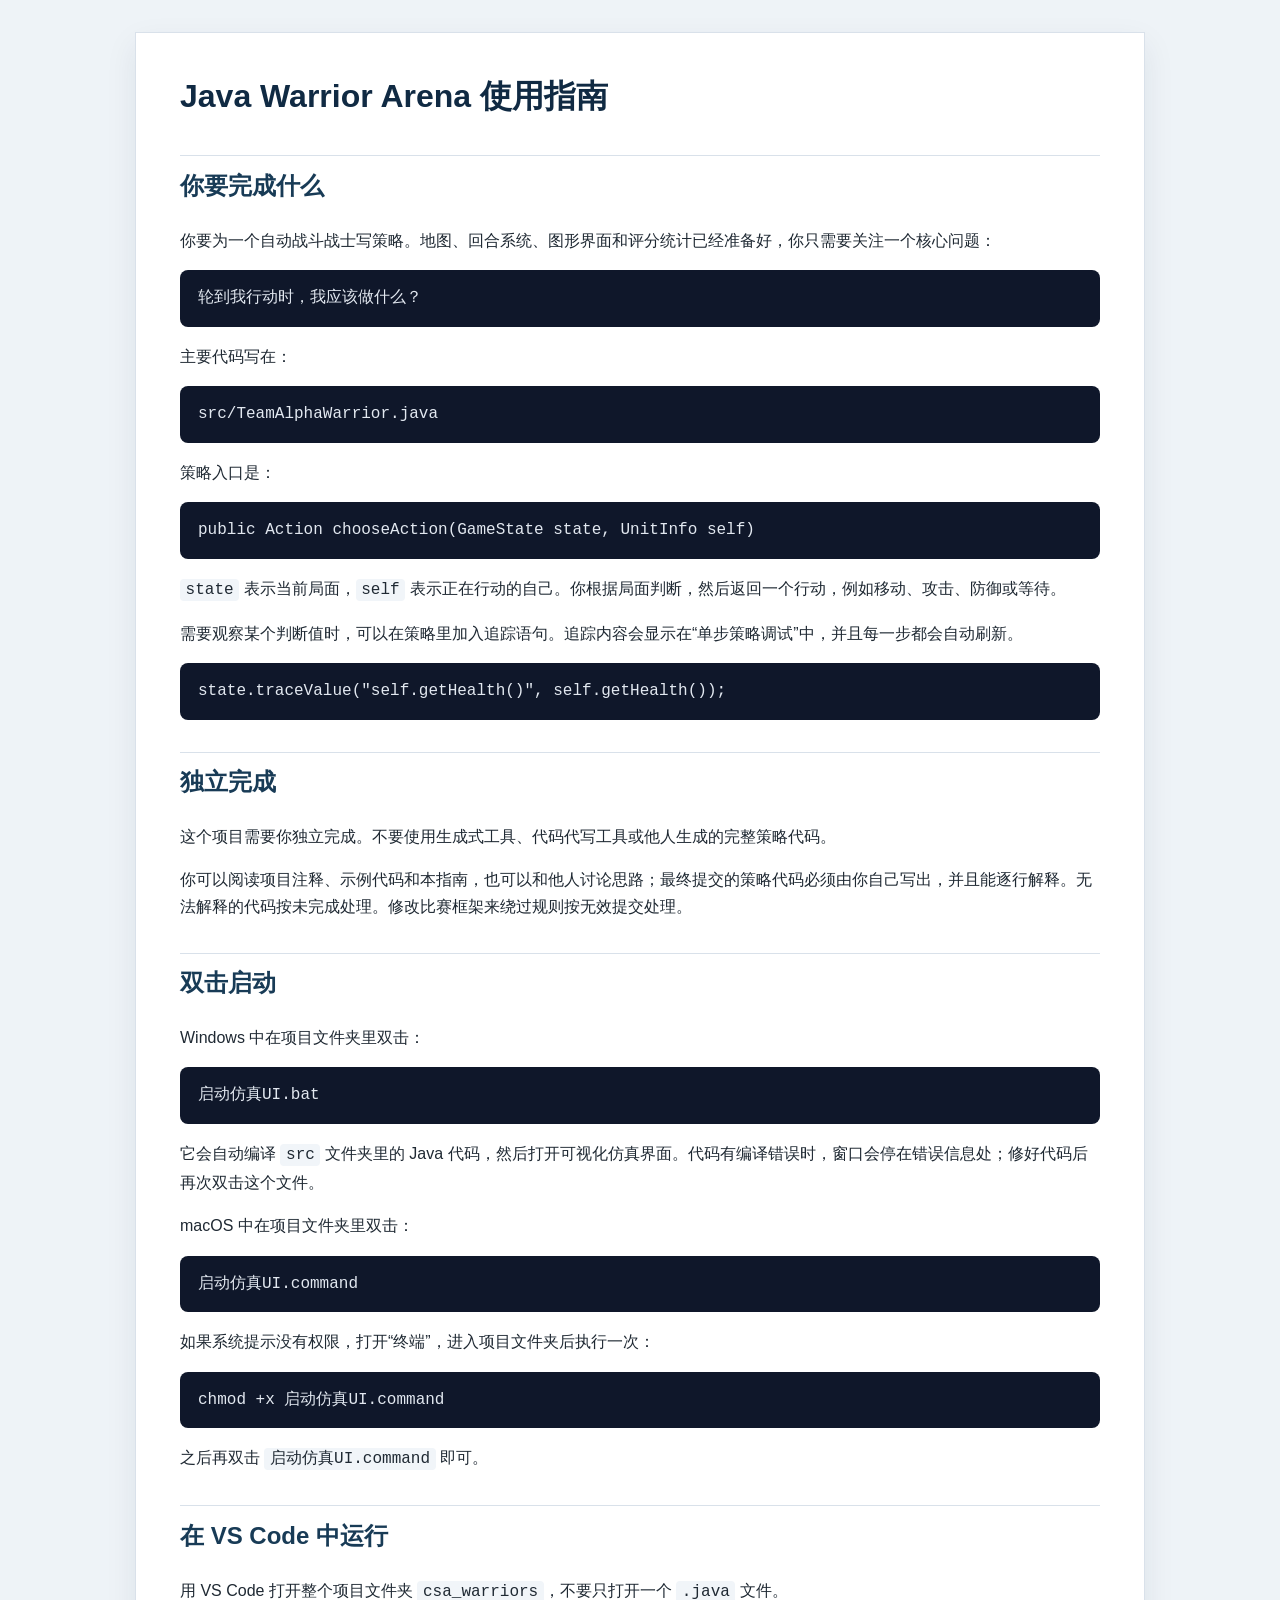
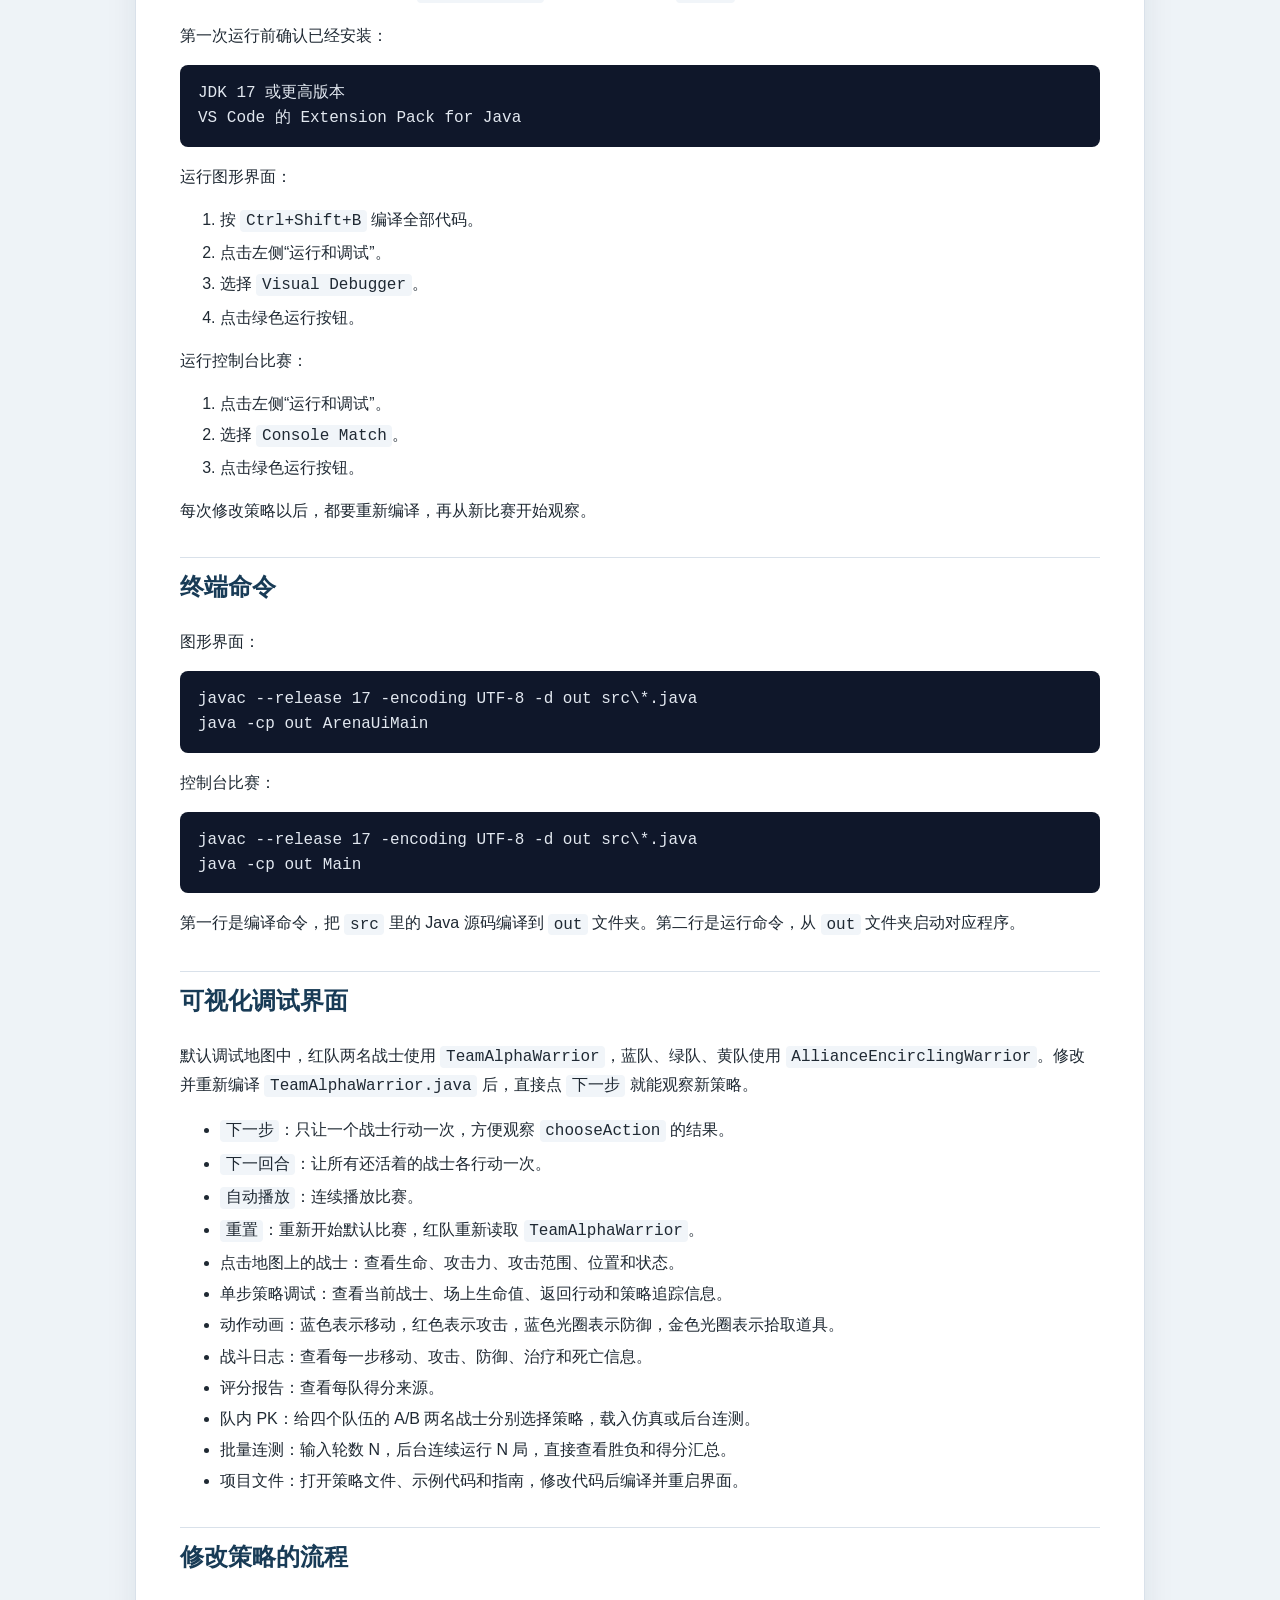
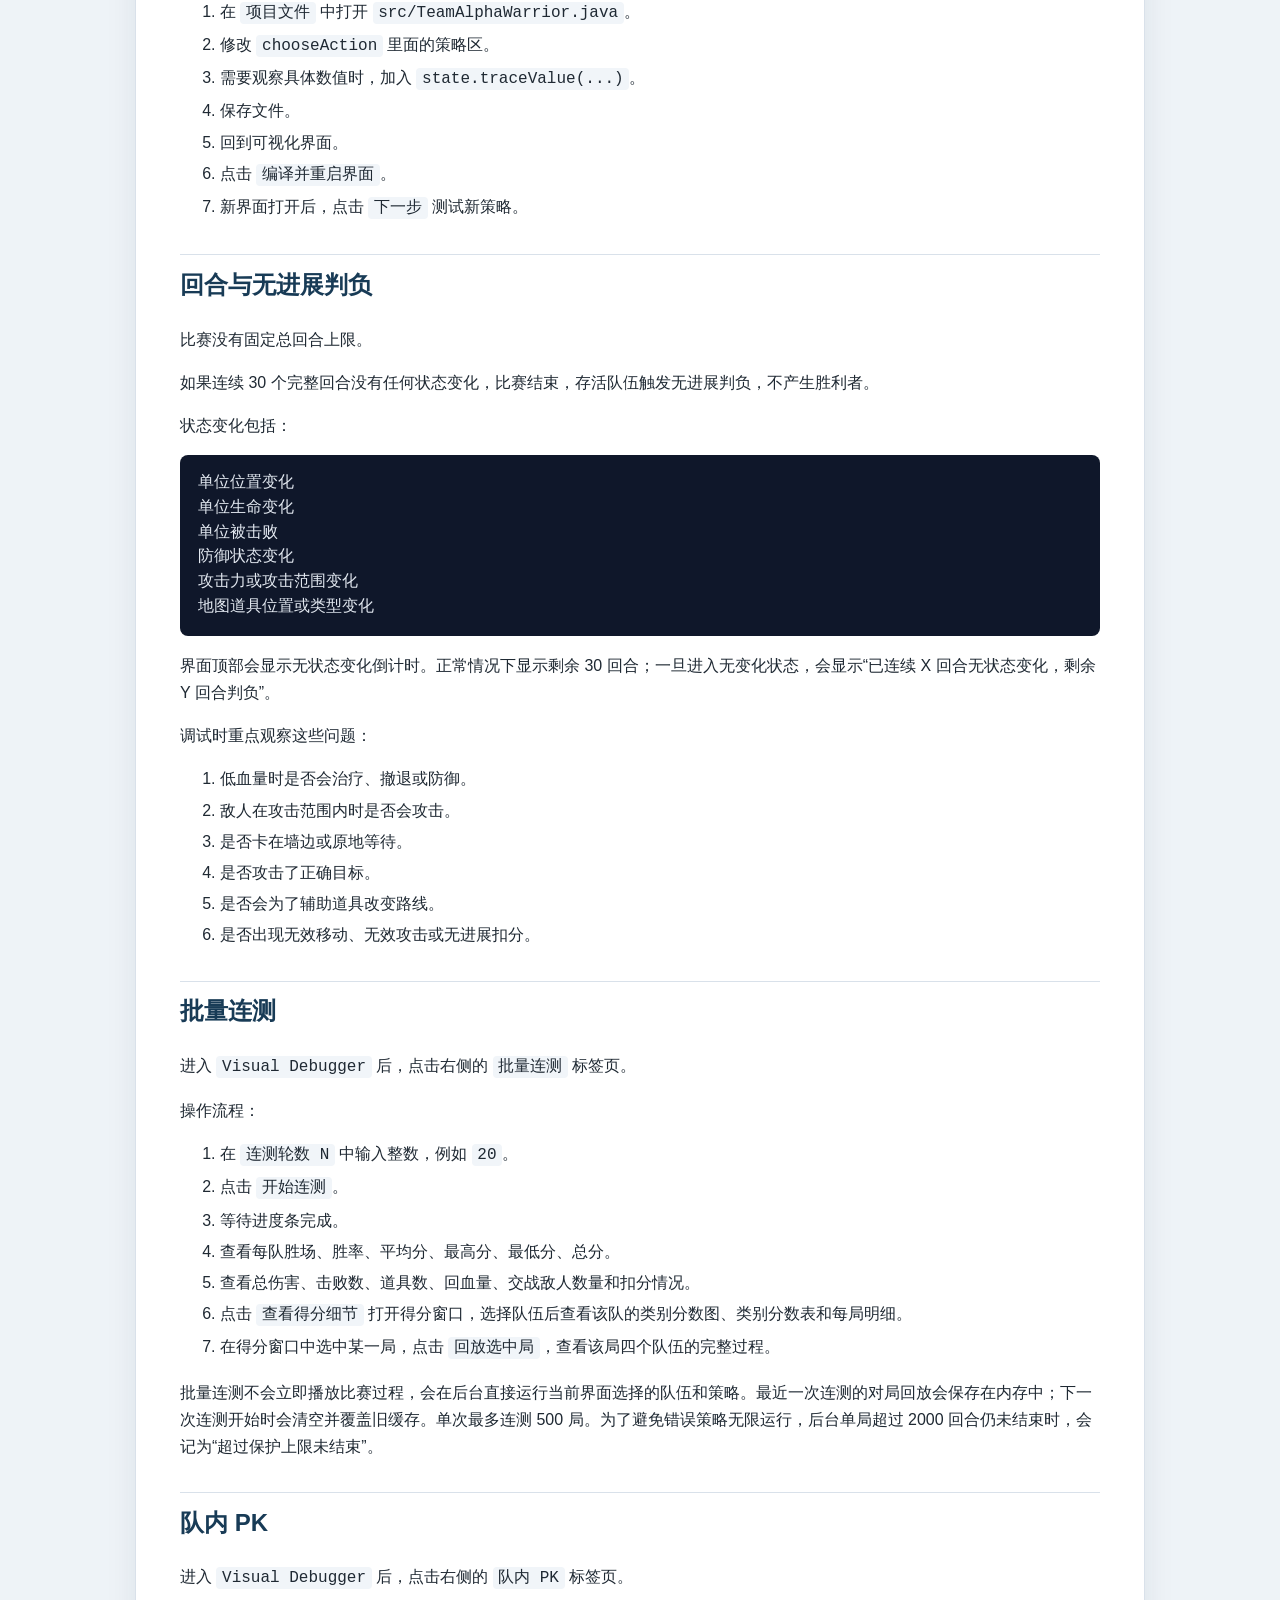
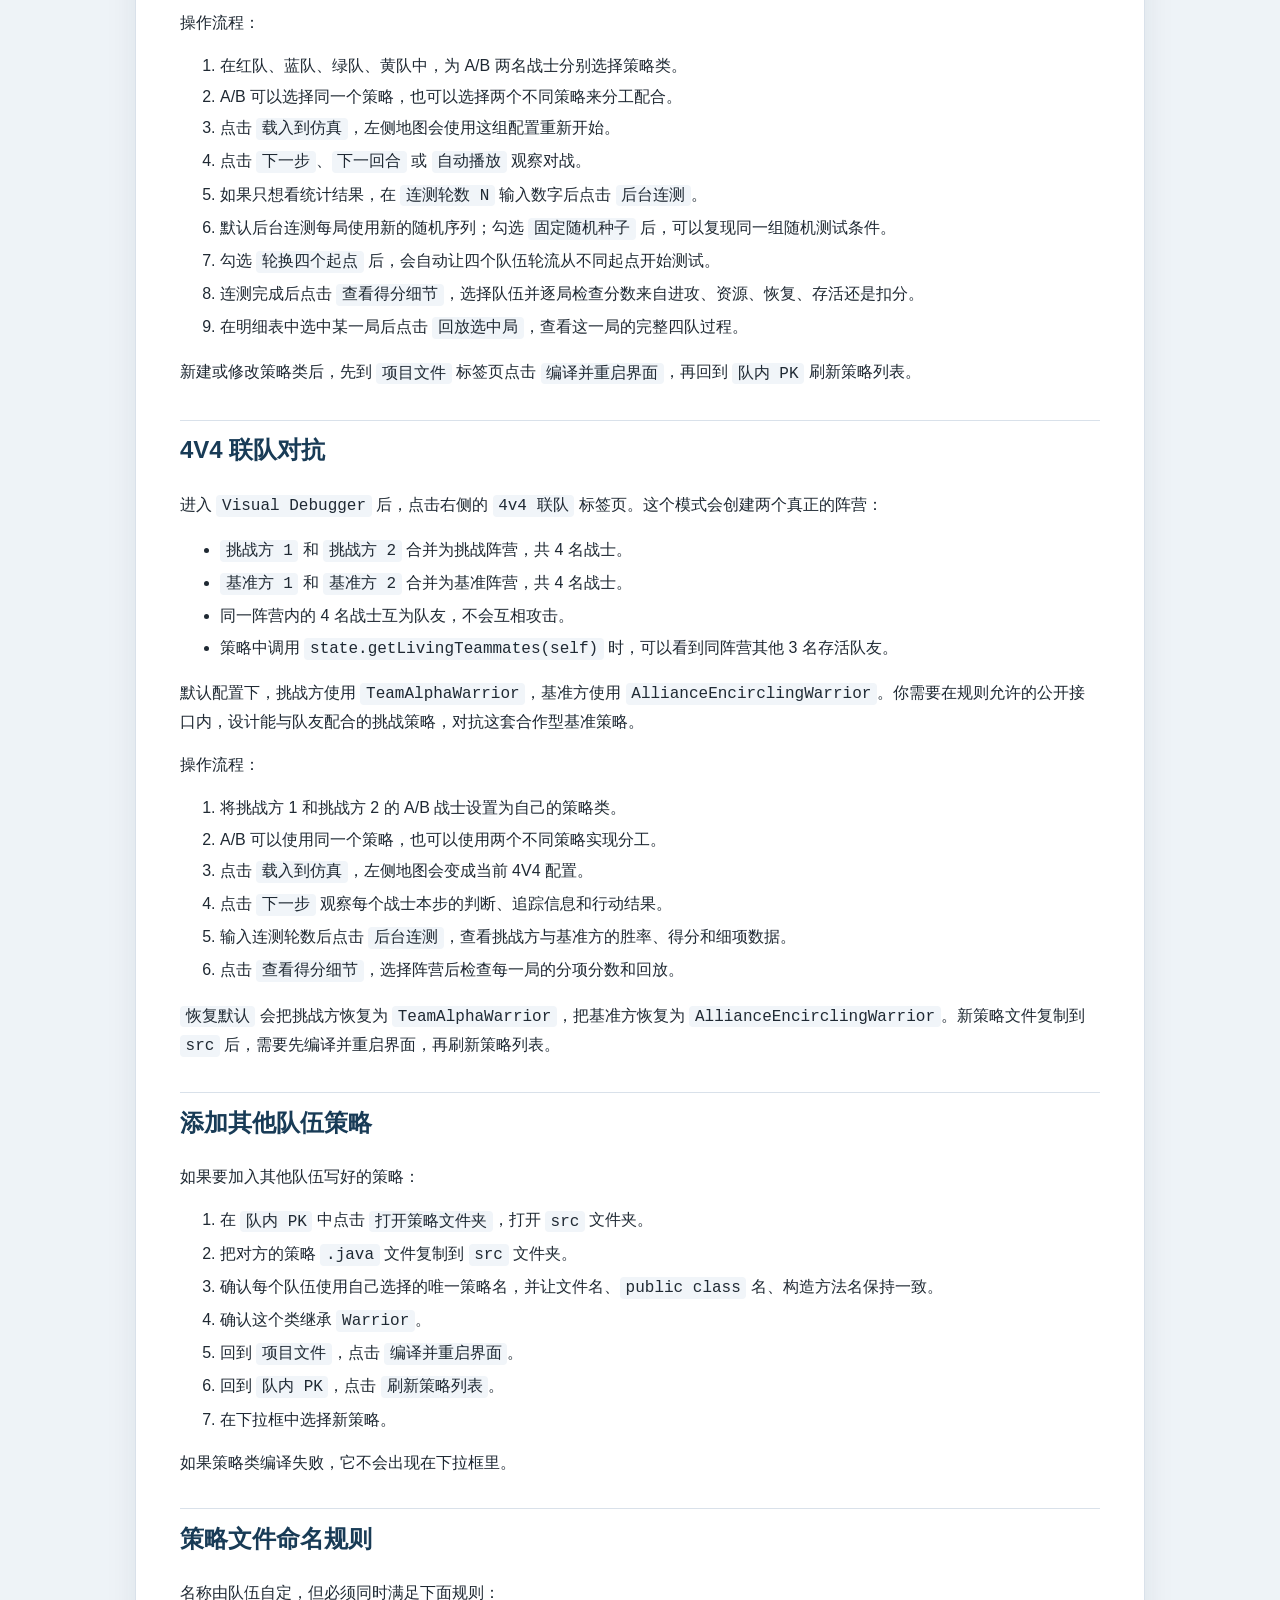
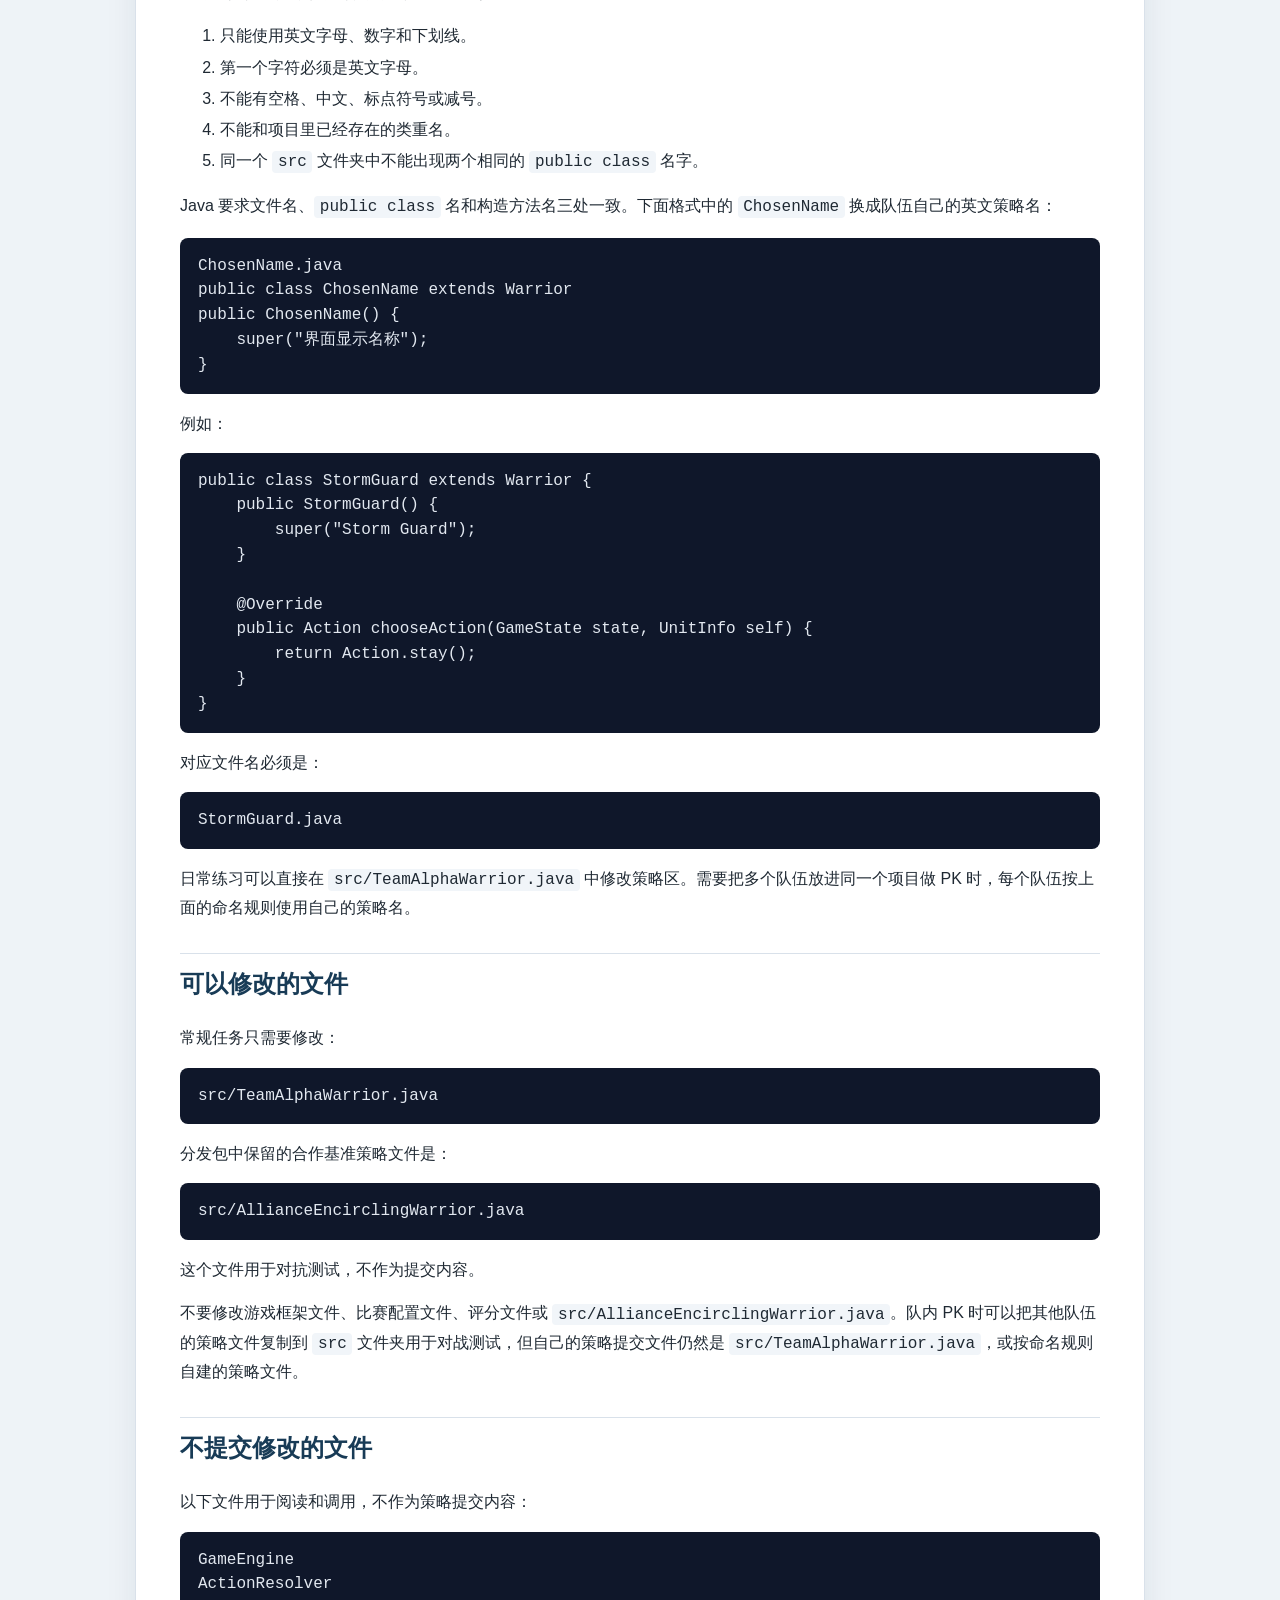
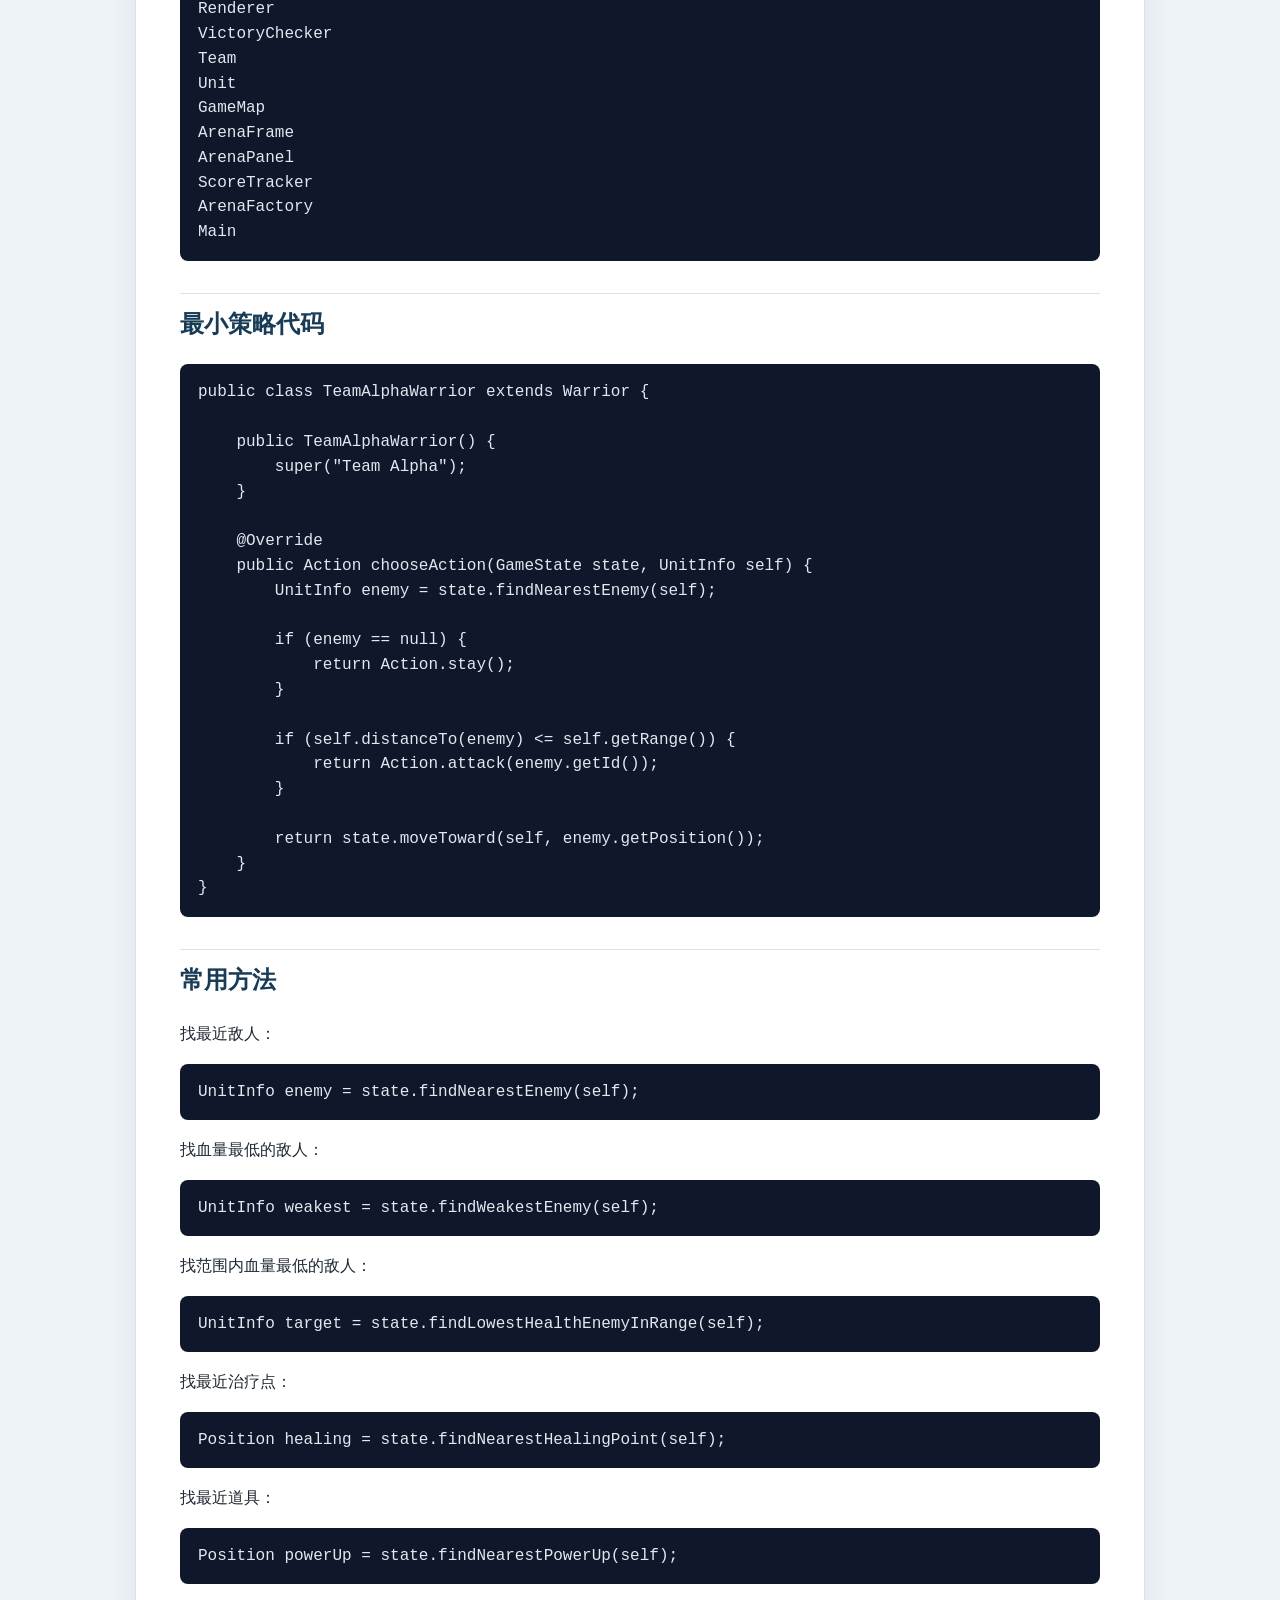
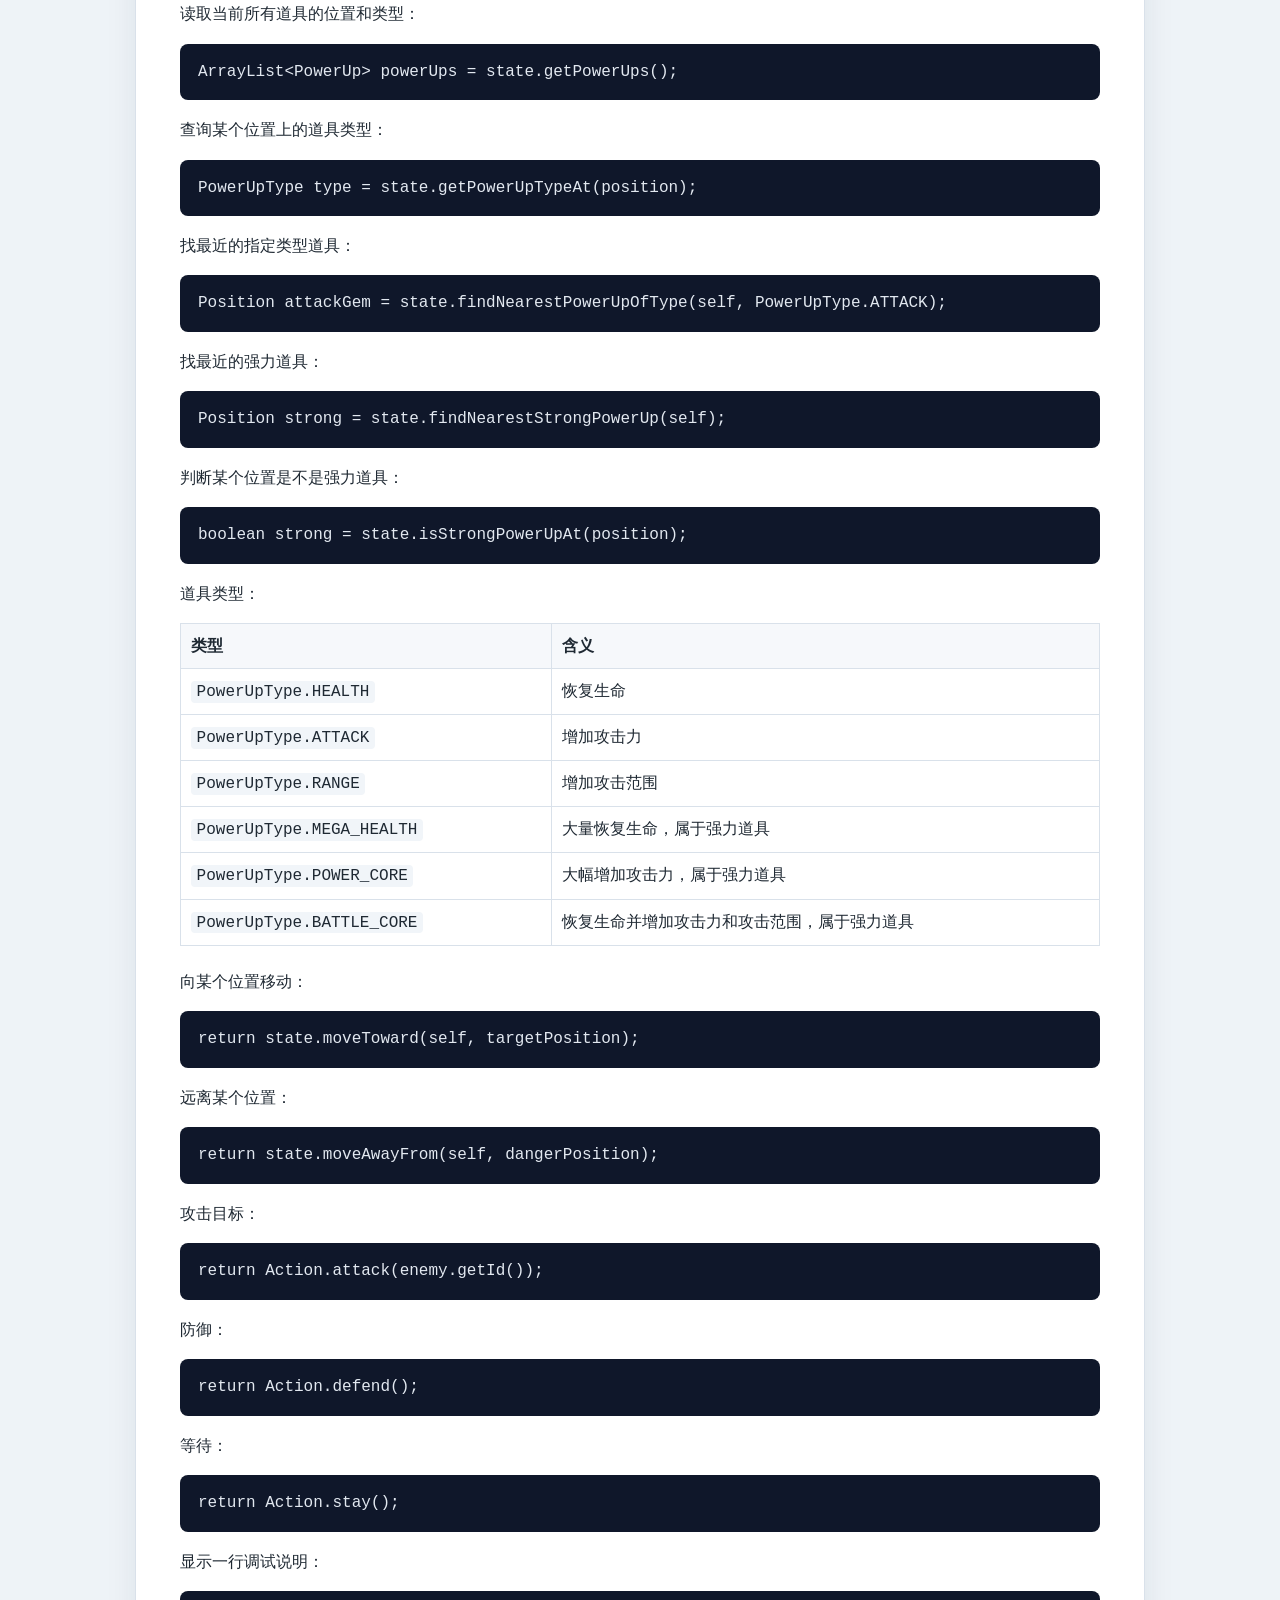
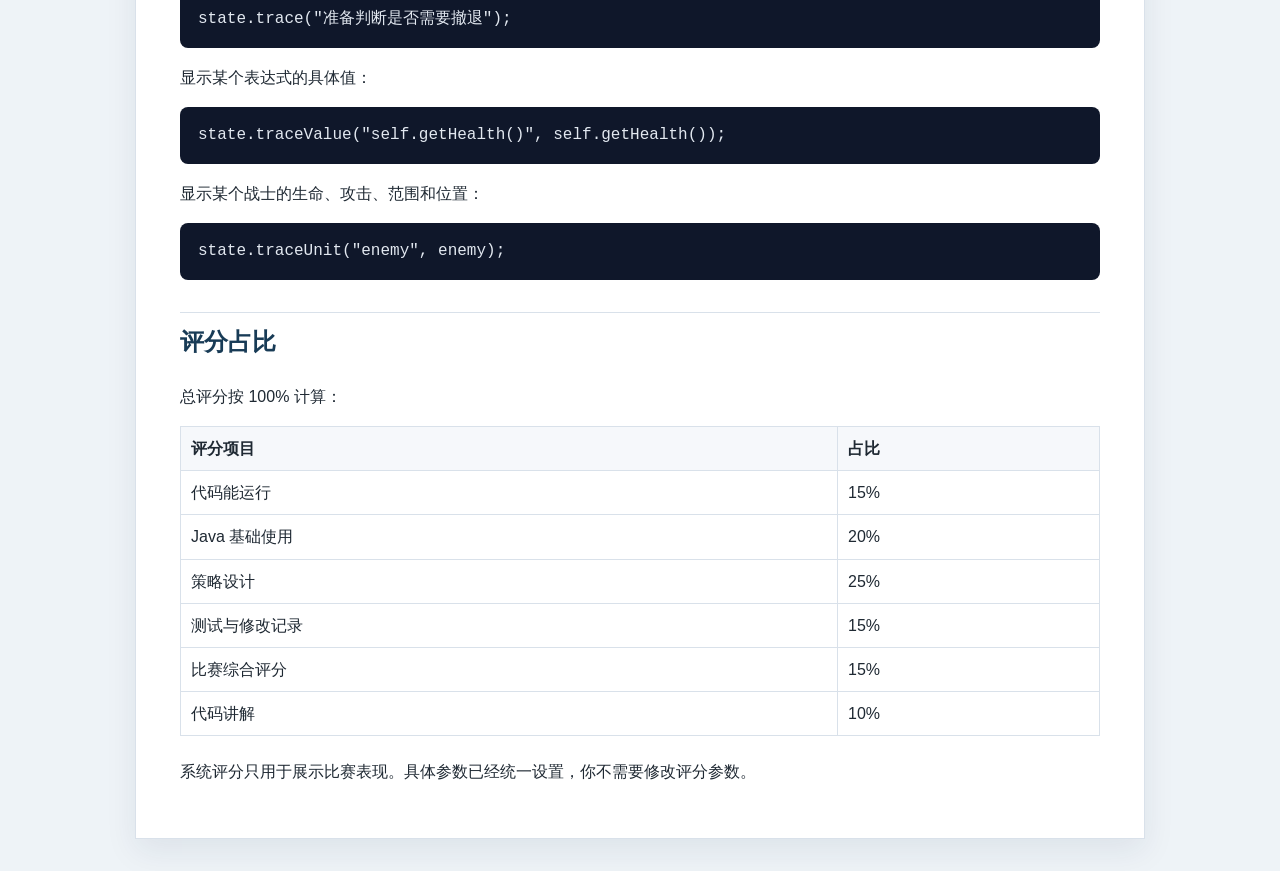
<file: 新版测试台/Guide.html>
<!doctype html>
<html lang="zh-CN">
<head>
<meta charset="utf-8">
<meta name="viewport" content="width=device-width, initial-scale=1">
<title>Java Warrior Arena 使用指南</title>
<style>
:root { color-scheme: light; --ink:#1f2933; --muted:#5b6675; --line:#d9e1ea; --soft:#f6f8fb; --code:#f1f5f9; --brand:#1d5fa7; }
body { margin:0; font-family:-apple-system,BlinkMacSystemFont,"Segoe UI","Microsoft YaHei",Arial,sans-serif; color:var(--ink); background:#eef3f7; line-height:1.7; }
main { max-width:920px; margin:32px auto; background:white; padding:36px 44px; border:1px solid var(--line); box-shadow:0 12px 30px rgba(24,39,75,.08); }
h1 { margin-top:0; font-size:2rem; color:#102a43; }
h2 { margin-top:2rem; padding-top:.6rem; border-top:1px solid var(--line); color:#183b56; }
h3 { color:#243b53; }
a { color:var(--brand); text-decoration:none; }
a:hover { text-decoration:underline; }
code { font-family:Consolas,"Courier New",monospace; background:var(--code); padding:.12em .35em; border-radius:4px; }
pre { background:#0f172a; color:#e2e8f0; padding:16px 18px; border-radius:8px; overflow:auto; line-height:1.55; }
pre code { background:transparent; padding:0; color:inherit; }
table { width:100%; border-collapse:collapse; margin:16px 0 22px; overflow:auto; display:table; }
th,td { border:1px solid var(--line); padding:8px 10px; vertical-align:top; }
th { background:var(--soft); text-align:left; }
blockquote { border-left:4px solid var(--brand); margin:16px 0; padding:8px 16px; background:var(--soft); color:var(--muted); }
li { margin:.25rem 0; }
@media (max-width:720px) { main { margin:0; padding:24px 20px; border:0; box-shadow:none; } table { display:block; overflow-x:auto; } }
</style>
</head>
<body>
<main>
<h1>Java Warrior Arena 使用指南</h1>
<h2>你要完成什么</h2>
<p>你要为一个自动战斗战士写策略。地图、回合系统、图形界面和评分统计已经准备好，你只需要关注一个核心问题：</p>
<pre><code class="language-text">轮到我行动时，我应该做什么？</code></pre>
<p>主要代码写在：</p>
<pre><code class="language-text">src/TeamAlphaWarrior.java</code></pre>
<p>策略入口是：</p>
<pre><code class="language-java">public Action chooseAction(GameState state, UnitInfo self)</code></pre>
<p><code>state</code> 表示当前局面，<code>self</code> 表示正在行动的自己。你根据局面判断，然后返回一个行动，例如移动、攻击、防御或等待。</p>
<p>需要观察某个判断值时，可以在策略里加入追踪语句。追踪内容会显示在“单步策略调试”中，并且每一步都会自动刷新。</p>
<pre><code class="language-java">state.traceValue("self.getHealth()", self.getHealth());</code></pre>
<h2>独立完成</h2>
<p>这个项目需要你独立完成。不要使用生成式工具、代码代写工具或他人生成的完整策略代码。</p>
<p>你可以阅读项目注释、示例代码和本指南，也可以和他人讨论思路；最终提交的策略代码必须由你自己写出，并且能逐行解释。无法解释的代码按未完成处理。修改比赛框架来绕过规则按无效提交处理。</p>
<h2>双击启动</h2>
<p>Windows 中在项目文件夹里双击：</p>
<pre><code class="language-text">启动仿真UI.bat</code></pre>
<p>它会自动编译 <code>src</code> 文件夹里的 Java 代码，然后打开可视化仿真界面。代码有编译错误时，窗口会停在错误信息处；修好代码后再次双击这个文件。</p>
<p>macOS 中在项目文件夹里双击：</p>
<pre><code class="language-text">启动仿真UI.command</code></pre>
<p>如果系统提示没有权限，打开“终端”，进入项目文件夹后执行一次：</p>
<pre><code class="language-bash">chmod +x 启动仿真UI.command</code></pre>
<p>之后再双击 <code>启动仿真UI.command</code> 即可。</p>
<h2>在 VS Code 中运行</h2>
<p>用 VS Code 打开整个项目文件夹 <code>csa_warriors</code>，不要只打开一个 <code>.java</code> 文件。</p>
<p>第一次运行前确认已经安装：</p>
<pre><code class="language-text">JDK 17 或更高版本
VS Code 的 Extension Pack for Java</code></pre>
<p>运行图形界面：</p>
<ol>
<li>按 <code>Ctrl+Shift+B</code> 编译全部代码。</li>
<li>点击左侧“运行和调试”。</li>
<li>选择 <code>Visual Debugger</code>。</li>
<li>点击绿色运行按钮。</li>
</ol>
<p>运行控制台比赛：</p>
<ol>
<li>点击左侧“运行和调试”。</li>
<li>选择 <code>Console Match</code>。</li>
<li>点击绿色运行按钮。</li>
</ol>
<p>每次修改策略以后，都要重新编译，再从新比赛开始观察。</p>
<h2>终端命令</h2>
<p>图形界面：</p>
<pre><code class="language-powershell">javac --release 17 -encoding UTF-8 -d out src\*.java
java -cp out ArenaUiMain</code></pre>
<p>控制台比赛：</p>
<pre><code class="language-powershell">javac --release 17 -encoding UTF-8 -d out src\*.java
java -cp out Main</code></pre>
<p>第一行是编译命令，把 <code>src</code> 里的 Java 源码编译到 <code>out</code> 文件夹。第二行是运行命令，从 <code>out</code> 文件夹启动对应程序。</p>
<h2>可视化调试界面</h2>
<p>默认调试地图中，红队两名战士使用 <code>TeamAlphaWarrior</code>，蓝队、绿队、黄队使用 <code>AllianceEncirclingWarrior</code>。修改并重新编译 <code>TeamAlphaWarrior.java</code> 后，直接点 <code>下一步</code> 就能观察新策略。</p>
<ul>
<li><code>下一步</code>：只让一个战士行动一次，方便观察 <code>chooseAction</code> 的结果。</li>
<li><code>下一回合</code>：让所有还活着的战士各行动一次。</li>
<li><code>自动播放</code>：连续播放比赛。</li>
<li><code>重置</code>：重新开始默认比赛，红队重新读取 <code>TeamAlphaWarrior</code>。</li>
<li>点击地图上的战士：查看生命、攻击力、攻击范围、位置和状态。</li>
<li>单步策略调试：查看当前战士、场上生命值、返回行动和策略追踪信息。</li>
<li>动作动画：蓝色表示移动，红色表示攻击，蓝色光圈表示防御，金色光圈表示拾取道具。</li>
<li>战斗日志：查看每一步移动、攻击、防御、治疗和死亡信息。</li>
<li>评分报告：查看每队得分来源。</li>
<li>队内 PK：给四个队伍的 A/B 两名战士分别选择策略，载入仿真或后台连测。</li>
<li>批量连测：输入轮数 N，后台连续运行 N 局，直接查看胜负和得分汇总。</li>
<li>项目文件：打开策略文件、示例代码和指南，修改代码后编译并重启界面。</li>
</ul>
<h2>修改策略的流程</h2>
<ol>
<li>在 <code>项目文件</code> 中打开 <code>src/TeamAlphaWarrior.java</code>。</li>
<li>修改 <code>chooseAction</code> 里面的策略区。</li>
<li>需要观察具体数值时，加入 <code>state.traceValue(...)</code>。</li>
<li>保存文件。</li>
<li>回到可视化界面。</li>
<li>点击 <code>编译并重启界面</code>。</li>
<li>新界面打开后，点击 <code>下一步</code> 测试新策略。</li>
</ol>
<h2>回合与无进展判负</h2>
<p>比赛没有固定总回合上限。</p>
<p>如果连续 30 个完整回合没有任何状态变化，比赛结束，存活队伍触发无进展判负，不产生胜利者。</p>
<p>状态变化包括：</p>
<pre><code class="language-text">单位位置变化
单位生命变化
单位被击败
防御状态变化
攻击力或攻击范围变化
地图道具位置或类型变化</code></pre>
<p>界面顶部会显示无状态变化倒计时。正常情况下显示剩余 30 回合；一旦进入无变化状态，会显示“已连续 X 回合无状态变化，剩余 Y 回合判负”。</p>
<p>调试时重点观察这些问题：</p>
<ol>
<li>低血量时是否会治疗、撤退或防御。</li>
<li>敌人在攻击范围内时是否会攻击。</li>
<li>是否卡在墙边或原地等待。</li>
<li>是否攻击了正确目标。</li>
<li>是否会为了辅助道具改变路线。</li>
<li>是否出现无效移动、无效攻击或无进展扣分。</li>
</ol>
<h2>批量连测</h2>
<p>进入 <code>Visual Debugger</code> 后，点击右侧的 <code>批量连测</code> 标签页。</p>
<p>操作流程：</p>
<ol>
<li>在 <code>连测轮数 N</code> 中输入整数，例如 <code>20</code>。</li>
<li>点击 <code>开始连测</code>。</li>
<li>等待进度条完成。</li>
<li>查看每队胜场、胜率、平均分、最高分、最低分、总分。</li>
<li>查看总伤害、击败数、道具数、回血量、交战敌人数量和扣分情况。</li>
<li>点击 <code>查看得分细节</code> 打开得分窗口，选择队伍后查看该队的类别分数图、类别分数表和每局明细。</li>
<li>在得分窗口中选中某一局，点击 <code>回放选中局</code>，查看该局四个队伍的完整过程。</li>
</ol>
<p>批量连测不会立即播放比赛过程，会在后台直接运行当前界面选择的队伍和策略。最近一次连测的对局回放会保存在内存中；下一次连测开始时会清空并覆盖旧缓存。单次最多连测 500 局。为了避免错误策略无限运行，后台单局超过 2000 回合仍未结束时，会记为“超过保护上限未结束”。</p>
<h2>队内 PK</h2>
<p>进入 <code>Visual Debugger</code> 后，点击右侧的 <code>队内 PK</code> 标签页。</p>
<p>操作流程：</p>
<ol>
<li>在红队、蓝队、绿队、黄队中，为 A/B 两名战士分别选择策略类。</li>
<li>A/B 可以选择同一个策略，也可以选择两个不同策略来分工配合。</li>
<li>点击 <code>载入到仿真</code>，左侧地图会使用这组配置重新开始。</li>
<li>点击 <code>下一步</code>、<code>下一回合</code> 或 <code>自动播放</code> 观察对战。</li>
<li>如果只想看统计结果，在 <code>连测轮数 N</code> 输入数字后点击 <code>后台连测</code>。</li>
<li>默认后台连测每局使用新的随机序列；勾选 <code>固定随机种子</code> 后，可以复现同一组随机测试条件。</li>
<li>勾选 <code>轮换四个起点</code> 后，会自动让四个队伍轮流从不同起点开始测试。</li>
<li>连测完成后点击 <code>查看得分细节</code>，选择队伍并逐局检查分数来自进攻、资源、恢复、存活还是扣分。</li>
<li>在明细表中选中某一局后点击 <code>回放选中局</code>，查看这一局的完整四队过程。</li>
</ol>
<p>新建或修改策略类后，先到 <code>项目文件</code> 标签页点击 <code>编译并重启界面</code>，再回到 <code>队内 PK</code> 刷新策略列表。</p>
<h2>4V4 联队对抗</h2>
<p>进入 <code>Visual Debugger</code> 后，点击右侧的 <code>4v4 联队</code> 标签页。这个模式会创建两个真正的阵营：</p>
<ul>
<li><code>挑战方 1</code> 和 <code>挑战方 2</code> 合并为挑战阵营，共 4 名战士。</li>
<li><code>基准方 1</code> 和 <code>基准方 2</code> 合并为基准阵营，共 4 名战士。</li>
<li>同一阵营内的 4 名战士互为队友，不会互相攻击。</li>
<li>策略中调用 <code>state.getLivingTeammates(self)</code> 时，可以看到同阵营其他 3 名存活队友。</li>
</ul>
<p>默认配置下，挑战方使用 <code>TeamAlphaWarrior</code>，基准方使用 <code>AllianceEncirclingWarrior</code>。你需要在规则允许的公开接口内，设计能与队友配合的挑战策略，对抗这套合作型基准策略。</p>
<p>操作流程：</p>
<ol>
<li>将挑战方 1 和挑战方 2 的 A/B 战士设置为自己的策略类。</li>
<li>A/B 可以使用同一个策略，也可以使用两个不同策略实现分工。</li>
<li>点击 <code>载入到仿真</code>，左侧地图会变成当前 4V4 配置。</li>
<li>点击 <code>下一步</code> 观察每个战士本步的判断、追踪信息和行动结果。</li>
<li>输入连测轮数后点击 <code>后台连测</code>，查看挑战方与基准方的胜率、得分和细项数据。</li>
<li>点击 <code>查看得分细节</code>，选择阵营后检查每一局的分项分数和回放。</li>
</ol>
<p><code>恢复默认</code> 会把挑战方恢复为 <code>TeamAlphaWarrior</code>，把基准方恢复为 <code>AllianceEncirclingWarrior</code>。新策略文件复制到 <code>src</code> 后，需要先编译并重启界面，再刷新策略列表。</p>
<h2>添加其他队伍策略</h2>
<p>如果要加入其他队伍写好的策略：</p>
<ol>
<li>在 <code>队内 PK</code> 中点击 <code>打开策略文件夹</code>，打开 <code>src</code> 文件夹。</li>
<li>把对方的策略 <code>.java</code> 文件复制到 <code>src</code> 文件夹。</li>
<li>确认每个队伍使用自己选择的唯一策略名，并让文件名、<code>public class</code> 名、构造方法名保持一致。</li>
<li>确认这个类继承 <code>Warrior</code>。</li>
<li>回到 <code>项目文件</code>，点击 <code>编译并重启界面</code>。</li>
<li>回到 <code>队内 PK</code>，点击 <code>刷新策略列表</code>。</li>
<li>在下拉框中选择新策略。</li>
</ol>
<p>如果策略类编译失败，它不会出现在下拉框里。</p>
<h2>策略文件命名规则</h2>
<p>名称由队伍自定，但必须同时满足下面规则：</p>
<ol>
<li>只能使用英文字母、数字和下划线。</li>
<li>第一个字符必须是英文字母。</li>
<li>不能有空格、中文、标点符号或减号。</li>
<li>不能和项目里已经存在的类重名。</li>
<li>同一个 <code>src</code> 文件夹中不能出现两个相同的 <code>public class</code> 名字。</li>
</ol>
<p>Java 要求文件名、<code>public class</code> 名和构造方法名三处一致。下面格式中的 <code>ChosenName</code> 换成队伍自己的英文策略名：</p>
<pre><code class="language-text">ChosenName.java
public class ChosenName extends Warrior
public ChosenName() {
    super(&quot;界面显示名称&quot;);
}</code></pre>
<p>例如：</p>
<pre><code class="language-java">public class StormGuard extends Warrior {
    public StormGuard() {
        super(&quot;Storm Guard&quot;);
    }

    @Override
    public Action chooseAction(GameState state, UnitInfo self) {
        return Action.stay();
    }
}</code></pre>
<p>对应文件名必须是：</p>
<pre><code class="language-text">StormGuard.java</code></pre>
<p>日常练习可以直接在 <code>src/TeamAlphaWarrior.java</code> 中修改策略区。需要把多个队伍放进同一个项目做 PK 时，每个队伍按上面的命名规则使用自己的策略名。</p>
<h2>可以修改的文件</h2>
<p>常规任务只需要修改：</p>
<pre><code class="language-text">src/TeamAlphaWarrior.java</code></pre>
<p>分发包中保留的合作基准策略文件是：</p>
<pre><code class="language-text">src/AllianceEncirclingWarrior.java</code></pre>
<p>这个文件用于对抗测试，不作为提交内容。</p>
<p>不要修改游戏框架文件、比赛配置文件、评分文件或 <code>src/AllianceEncirclingWarrior.java</code>。队内 PK 时可以把其他队伍的策略文件复制到 <code>src</code> 文件夹用于对战测试，但自己的策略提交文件仍然是 <code>src/TeamAlphaWarrior.java</code>，或按命名规则自建的策略文件。</p>
<h2>不提交修改的文件</h2>
<p>以下文件用于阅读和调用，不作为策略提交内容：</p>
<pre><code class="language-text">GameEngine
ActionResolver
Renderer
VictoryChecker
Team
Unit
GameMap
ArenaFrame
ArenaPanel
ScoreTracker
ArenaFactory
Main</code></pre>
<h2>最小策略代码</h2>
<pre><code class="language-java">public class TeamAlphaWarrior extends Warrior {

    public TeamAlphaWarrior() {
        super(&quot;Team Alpha&quot;);
    }

    @Override
    public Action chooseAction(GameState state, UnitInfo self) {
        UnitInfo enemy = state.findNearestEnemy(self);

        if (enemy == null) {
            return Action.stay();
        }

        if (self.distanceTo(enemy) &lt;= self.getRange()) {
            return Action.attack(enemy.getId());
        }

        return state.moveToward(self, enemy.getPosition());
    }
}</code></pre>
<h2>常用方法</h2>
<p>找最近敌人：</p>
<pre><code class="language-java">UnitInfo enemy = state.findNearestEnemy(self);</code></pre>
<p>找血量最低的敌人：</p>
<pre><code class="language-java">UnitInfo weakest = state.findWeakestEnemy(self);</code></pre>
<p>找范围内血量最低的敌人：</p>
<pre><code class="language-java">UnitInfo target = state.findLowestHealthEnemyInRange(self);</code></pre>
<p>找最近治疗点：</p>
<pre><code class="language-java">Position healing = state.findNearestHealingPoint(self);</code></pre>
<p>找最近道具：</p>
<pre><code class="language-java">Position powerUp = state.findNearestPowerUp(self);</code></pre>
<p>读取当前所有道具的位置和类型：</p>
<pre><code class="language-java">ArrayList&lt;PowerUp&gt; powerUps = state.getPowerUps();</code></pre>
<p>查询某个位置上的道具类型：</p>
<pre><code class="language-java">PowerUpType type = state.getPowerUpTypeAt(position);</code></pre>
<p>找最近的指定类型道具：</p>
<pre><code class="language-java">Position attackGem = state.findNearestPowerUpOfType(self, PowerUpType.ATTACK);</code></pre>
<p>找最近的强力道具：</p>
<pre><code class="language-java">Position strong = state.findNearestStrongPowerUp(self);</code></pre>
<p>判断某个位置是不是强力道具：</p>
<pre><code class="language-java">boolean strong = state.isStrongPowerUpAt(position);</code></pre>
<p>道具类型：</p>
<table>
<thead><tr><th>类型</th><th>含义</th></tr></thead>
<tbody>
<tr><td><code>PowerUpType.HEALTH</code></td><td>恢复生命</td></tr>
<tr><td><code>PowerUpType.ATTACK</code></td><td>增加攻击力</td></tr>
<tr><td><code>PowerUpType.RANGE</code></td><td>增加攻击范围</td></tr>
<tr><td><code>PowerUpType.MEGA_HEALTH</code></td><td>大量恢复生命，属于强力道具</td></tr>
<tr><td><code>PowerUpType.POWER_CORE</code></td><td>大幅增加攻击力，属于强力道具</td></tr>
<tr><td><code>PowerUpType.BATTLE_CORE</code></td><td>恢复生命并增加攻击力和攻击范围，属于强力道具</td></tr>
</tbody></table>
<p>向某个位置移动：</p>
<pre><code class="language-java">return state.moveToward(self, targetPosition);</code></pre>
<p>远离某个位置：</p>
<pre><code class="language-java">return state.moveAwayFrom(self, dangerPosition);</code></pre>
<p>攻击目标：</p>
<pre><code class="language-java">return Action.attack(enemy.getId());</code></pre>
<p>防御：</p>
<pre><code class="language-java">return Action.defend();</code></pre>
<p>等待：</p>
<pre><code class="language-java">return Action.stay();</code></pre>
<p>显示一行调试说明：</p>
<pre><code class="language-java">state.trace("准备判断是否需要撤退");</code></pre>
<p>显示某个表达式的具体值：</p>
<pre><code class="language-java">state.traceValue("self.getHealth()", self.getHealth());</code></pre>
<p>显示某个战士的生命、攻击、范围和位置：</p>
<pre><code class="language-java">state.traceUnit("enemy", enemy);</code></pre>
<h2>评分占比</h2>
<p>总评分按 100% 计算：</p>
<table>
<thead><tr><th>评分项目</th><th>占比</th></tr></thead>
<tbody>
<tr><td>代码能运行</td><td>15%</td></tr>
<tr><td>Java 基础使用</td><td>20%</td></tr>
<tr><td>策略设计</td><td>25%</td></tr>
<tr><td>测试与修改记录</td><td>15%</td></tr>
<tr><td>比赛综合评分</td><td>15%</td></tr>
<tr><td>代码讲解</td><td>10%</td></tr>
</tbody></table>
<p>系统评分只用于展示比赛表现。具体参数已经统一设置，你不需要修改评分参数。</p>
</main>
</body>
</html>
</file>
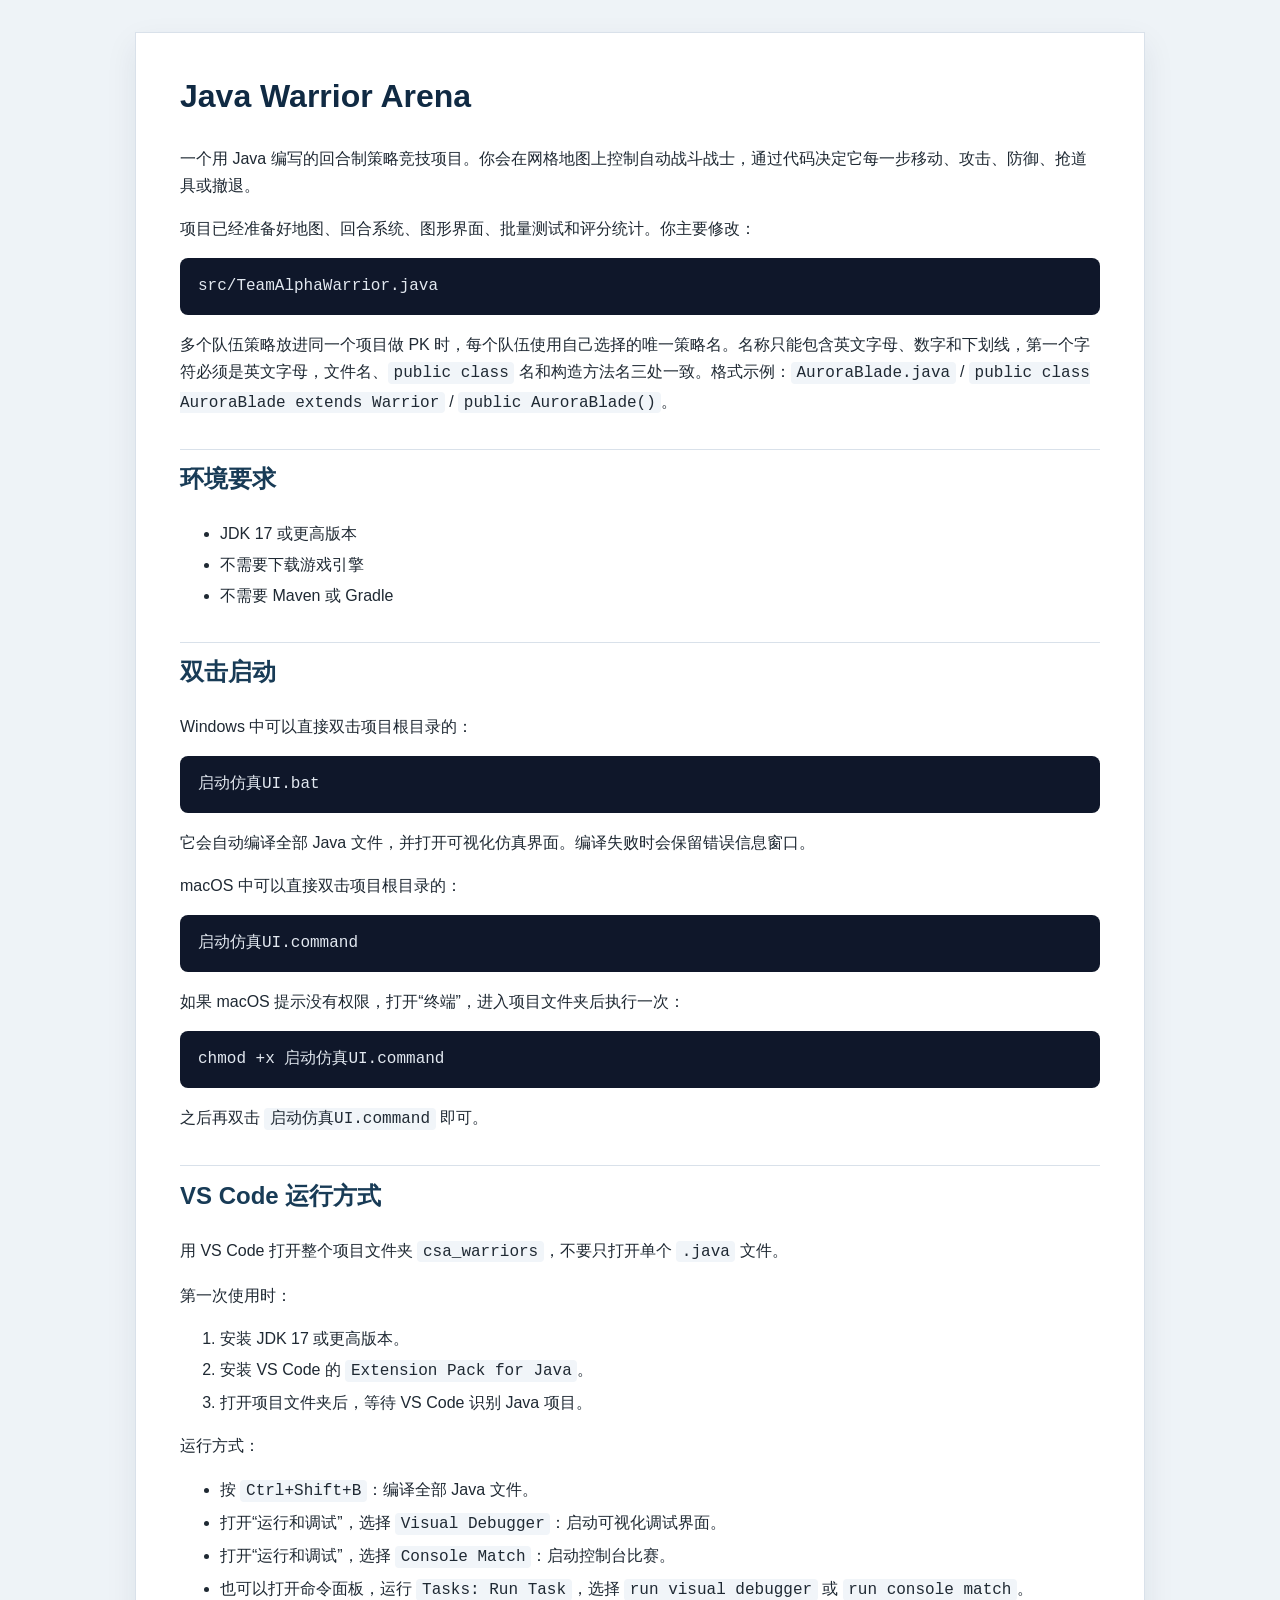
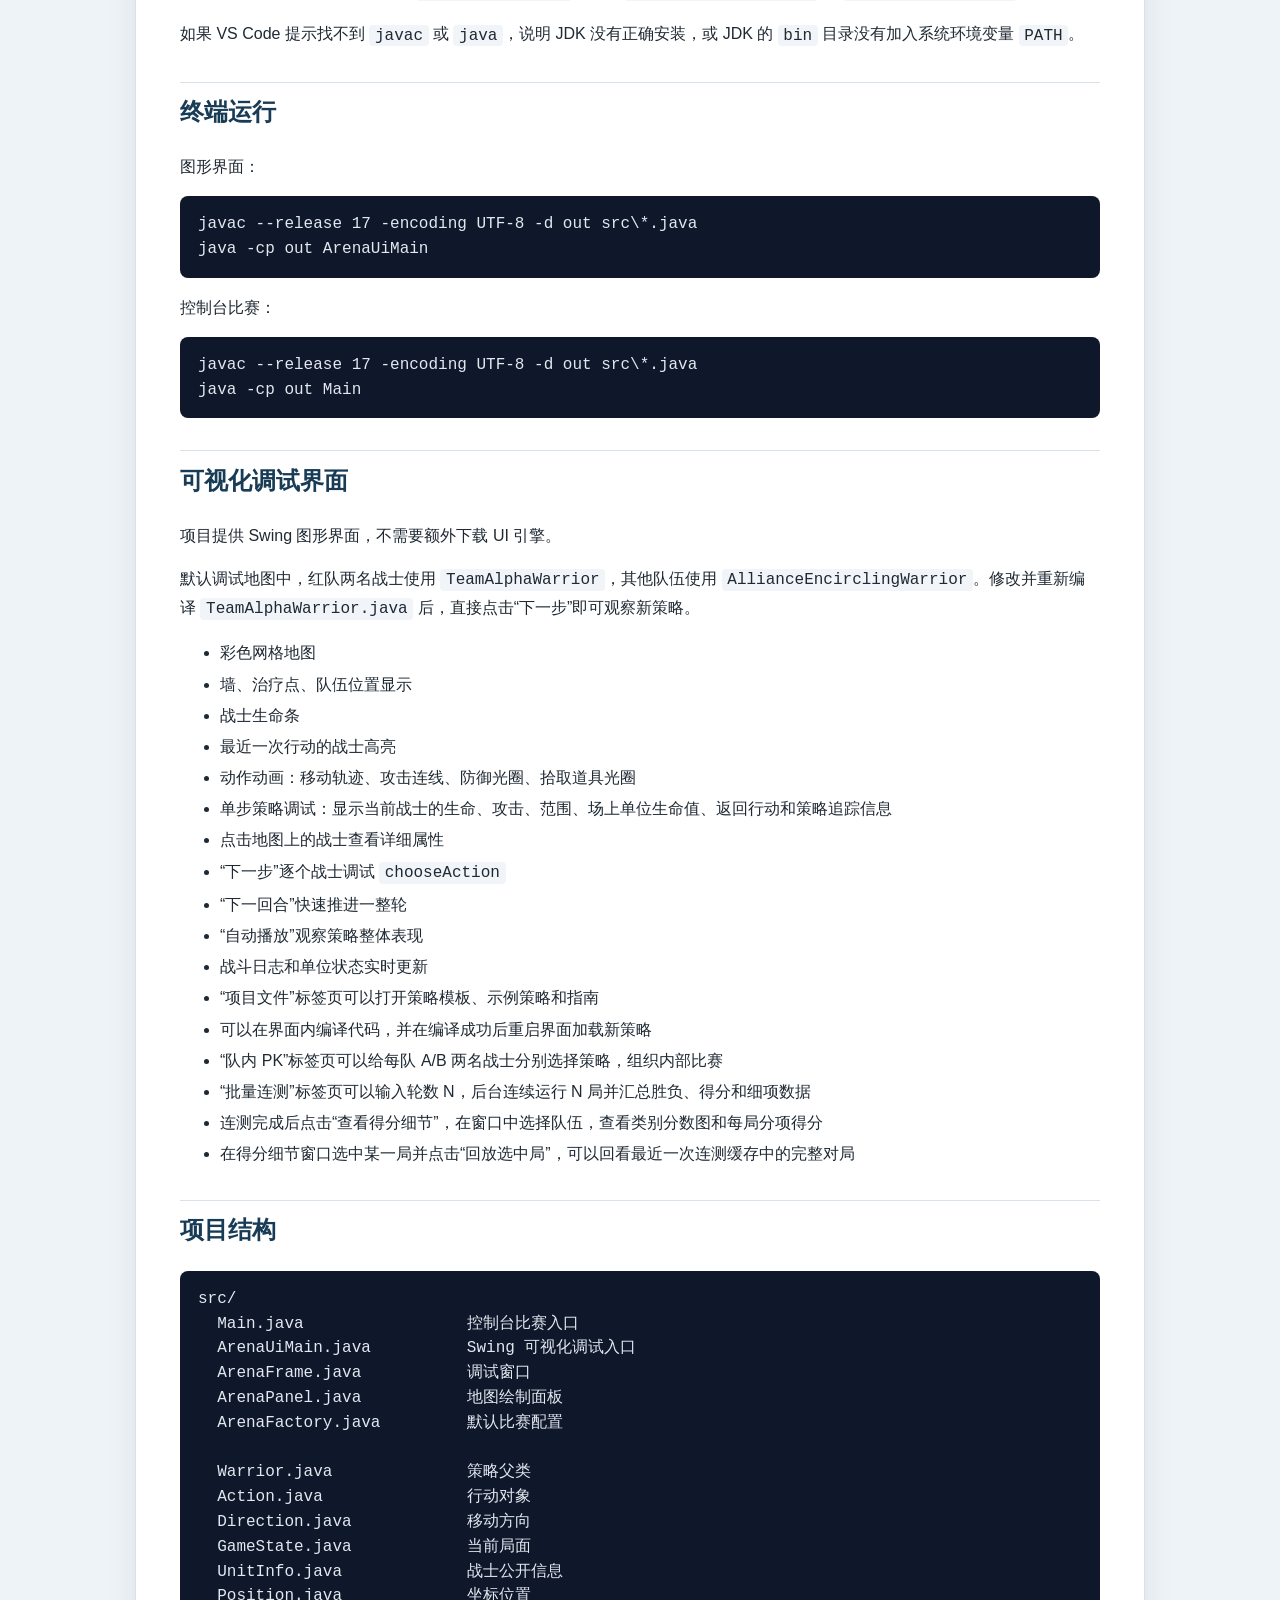
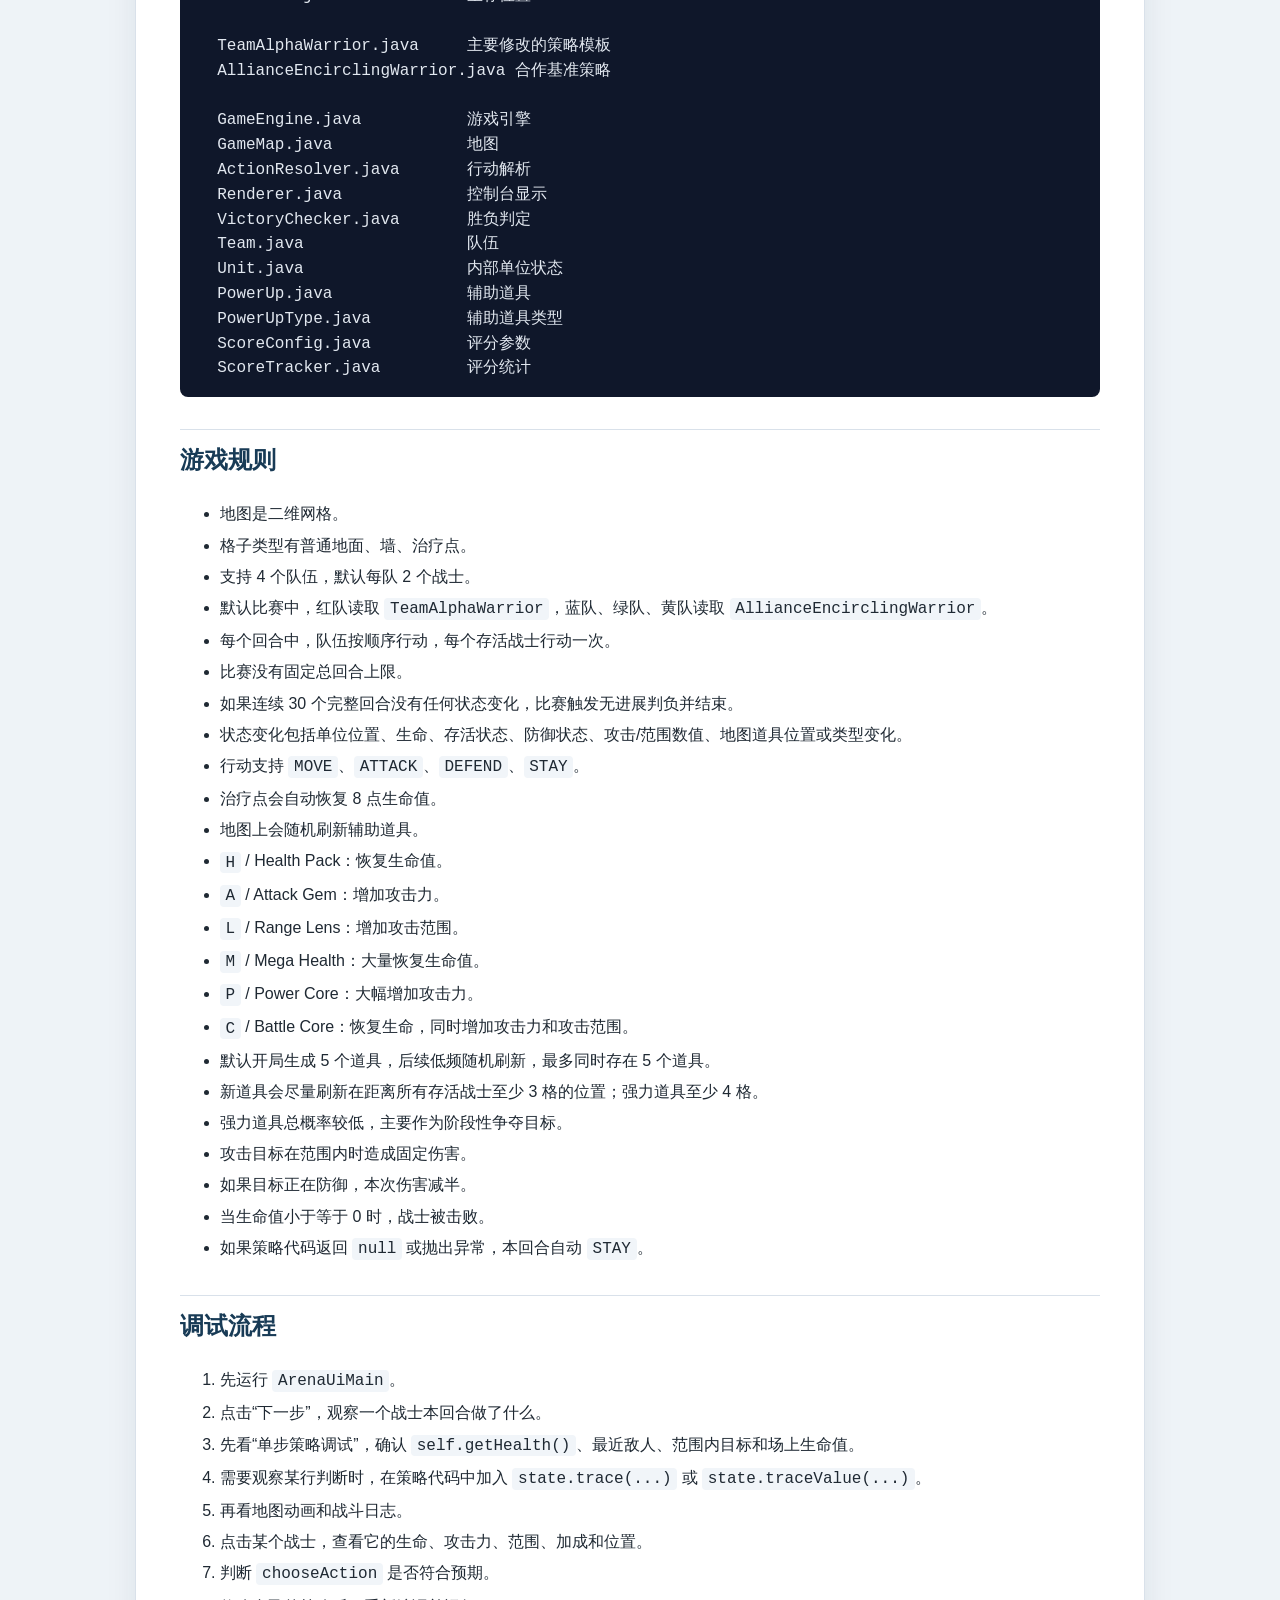
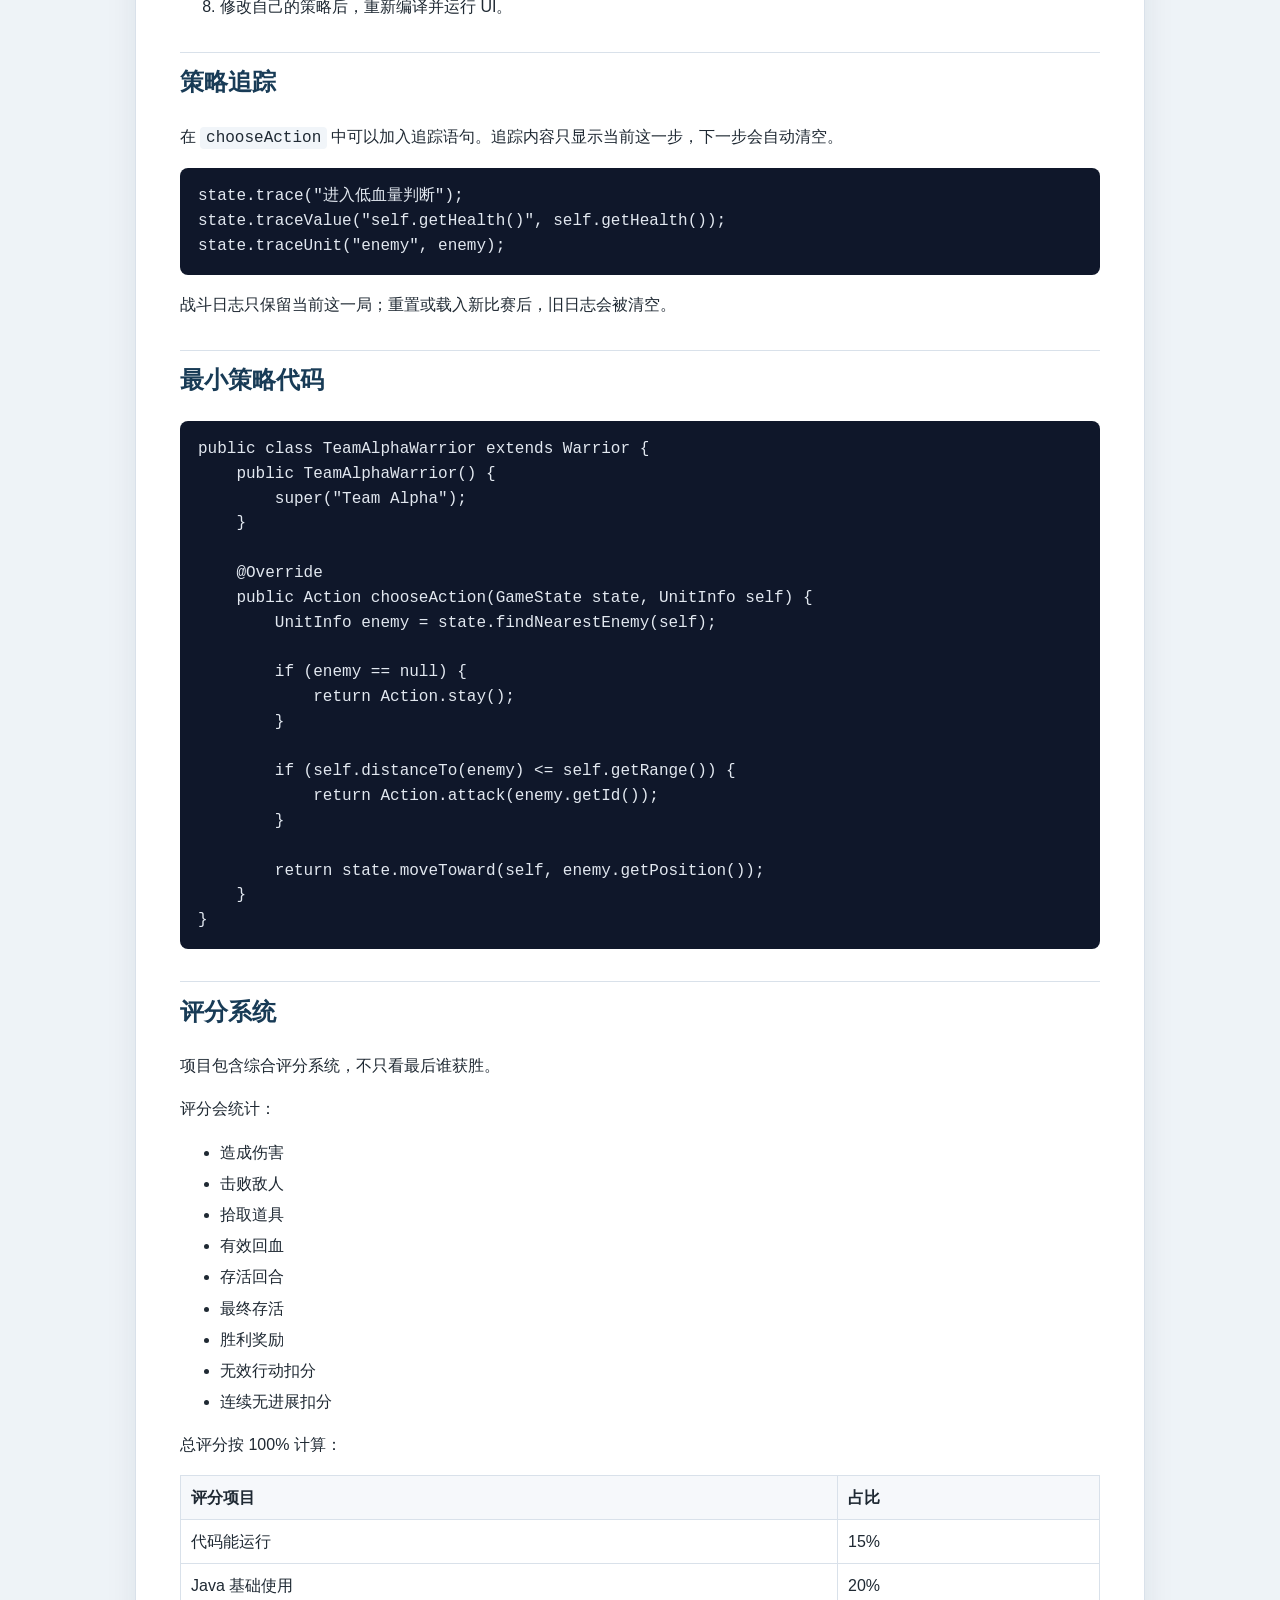
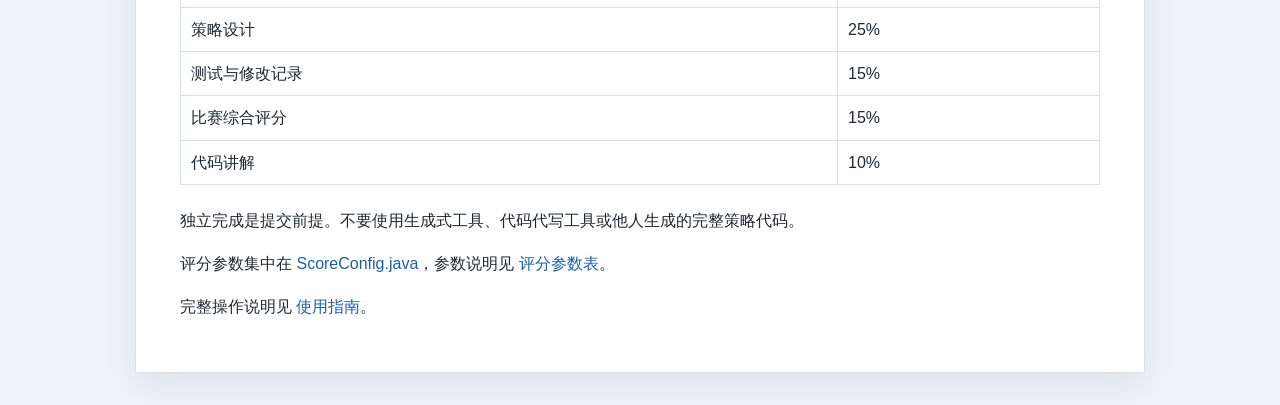
<file: 新版测试台/README.html>
<!doctype html>
<html lang="zh-CN">
<head>
<meta charset="utf-8">
<meta name="viewport" content="width=device-width, initial-scale=1">
<title>Java Warrior Arena</title>
<style>
:root { color-scheme: light; --ink:#1f2933; --muted:#5b6675; --line:#d9e1ea; --soft:#f6f8fb; --code:#f1f5f9; --brand:#1d5fa7; }
body { margin:0; font-family:-apple-system,BlinkMacSystemFont,"Segoe UI","Microsoft YaHei",Arial,sans-serif; color:var(--ink); background:#eef3f7; line-height:1.7; }
main { max-width:920px; margin:32px auto; background:white; padding:36px 44px; border:1px solid var(--line); box-shadow:0 12px 30px rgba(24,39,75,.08); }
h1 { margin-top:0; font-size:2rem; color:#102a43; }
h2 { margin-top:2rem; padding-top:.6rem; border-top:1px solid var(--line); color:#183b56; }
h3 { color:#243b53; }
a { color:var(--brand); text-decoration:none; }
a:hover { text-decoration:underline; }
code { font-family:Consolas,"Courier New",monospace; background:var(--code); padding:.12em .35em; border-radius:4px; }
pre { background:#0f172a; color:#e2e8f0; padding:16px 18px; border-radius:8px; overflow:auto; line-height:1.55; }
pre code { background:transparent; padding:0; color:inherit; }
table { width:100%; border-collapse:collapse; margin:16px 0 22px; overflow:auto; display:table; }
th,td { border:1px solid var(--line); padding:8px 10px; vertical-align:top; }
th { background:var(--soft); text-align:left; }
blockquote { border-left:4px solid var(--brand); margin:16px 0; padding:8px 16px; background:var(--soft); color:var(--muted); }
li { margin:.25rem 0; }
@media (max-width:720px) { main { margin:0; padding:24px 20px; border:0; box-shadow:none; } table { display:block; overflow-x:auto; } }
</style>
</head>
<body>
<main>
<h1>Java Warrior Arena</h1>
<p>一个用 Java 编写的回合制策略竞技项目。你会在网格地图上控制自动战斗战士，通过代码决定它每一步移动、攻击、防御、抢道具或撤退。</p>
<p>项目已经准备好地图、回合系统、图形界面、批量测试和评分统计。你主要修改：</p>
<pre><code class="language-text">src/TeamAlphaWarrior.java</code></pre>
<p>多个队伍策略放进同一个项目做 PK 时，每个队伍使用自己选择的唯一策略名。名称只能包含英文字母、数字和下划线，第一个字符必须是英文字母，文件名、<code>public class</code> 名和构造方法名三处一致。格式示例：<code>AuroraBlade.java</code> / <code>public class AuroraBlade extends Warrior</code> / <code>public AuroraBlade()</code>。</p>
<h2>环境要求</h2>
<ul>
<li>JDK 17 或更高版本</li>
<li>不需要下载游戏引擎</li>
<li>不需要 Maven 或 Gradle</li>
</ul>
<h2>双击启动</h2>
<p>Windows 中可以直接双击项目根目录的：</p>
<pre><code class="language-text">启动仿真UI.bat</code></pre>
<p>它会自动编译全部 Java 文件，并打开可视化仿真界面。编译失败时会保留错误信息窗口。</p>
<p>macOS 中可以直接双击项目根目录的：</p>
<pre><code class="language-text">启动仿真UI.command</code></pre>
<p>如果 macOS 提示没有权限，打开“终端”，进入项目文件夹后执行一次：</p>
<pre><code class="language-bash">chmod +x 启动仿真UI.command</code></pre>
<p>之后再双击 <code>启动仿真UI.command</code> 即可。</p>
<h2>VS Code 运行方式</h2>
<p>用 VS Code 打开整个项目文件夹 <code>csa_warriors</code>，不要只打开单个 <code>.java</code> 文件。</p>
<p>第一次使用时：</p>
<ol>
<li>安装 JDK 17 或更高版本。</li>
<li>安装 VS Code 的 <code>Extension Pack for Java</code>。</li>
<li>打开项目文件夹后，等待 VS Code 识别 Java 项目。</li>
</ol>
<p>运行方式：</p>
<ul>
<li>按 <code>Ctrl+Shift+B</code>：编译全部 Java 文件。</li>
<li>打开“运行和调试”，选择 <code>Visual Debugger</code>：启动可视化调试界面。</li>
<li>打开“运行和调试”，选择 <code>Console Match</code>：启动控制台比赛。</li>
<li>也可以打开命令面板，运行 <code>Tasks: Run Task</code>，选择 <code>run visual debugger</code> 或 <code>run console match</code>。</li>
</ul>
<p>如果 VS Code 提示找不到 <code>javac</code> 或 <code>java</code>，说明 JDK 没有正确安装，或 JDK 的 <code>bin</code> 目录没有加入系统环境变量 <code>PATH</code>。</p>
<h2>终端运行</h2>
<p>图形界面：</p>
<pre><code class="language-powershell">javac --release 17 -encoding UTF-8 -d out src\*.java
java -cp out ArenaUiMain</code></pre>
<p>控制台比赛：</p>
<pre><code class="language-powershell">javac --release 17 -encoding UTF-8 -d out src\*.java
java -cp out Main</code></pre>
<h2>可视化调试界面</h2>
<p>项目提供 Swing 图形界面，不需要额外下载 UI 引擎。</p>
<p>默认调试地图中，红队两名战士使用 <code>TeamAlphaWarrior</code>，其他队伍使用 <code>AllianceEncirclingWarrior</code>。修改并重新编译 <code>TeamAlphaWarrior.java</code> 后，直接点击“下一步”即可观察新策略。</p>
<ul>
<li>彩色网格地图</li>
<li>墙、治疗点、队伍位置显示</li>
<li>战士生命条</li>
<li>最近一次行动的战士高亮</li>
<li>动作动画：移动轨迹、攻击连线、防御光圈、拾取道具光圈</li>
<li>单步策略调试：显示当前战士的生命、攻击、范围、场上单位生命值、返回行动和策略追踪信息</li>
<li>点击地图上的战士查看详细属性</li>
<li>“下一步”逐个战士调试 <code>chooseAction</code></li>
<li>“下一回合”快速推进一整轮</li>
<li>“自动播放”观察策略整体表现</li>
<li>战斗日志和单位状态实时更新</li>
<li>“项目文件”标签页可以打开策略模板、示例策略和指南</li>
<li>可以在界面内编译代码，并在编译成功后重启界面加载新策略</li>
<li>“队内 PK”标签页可以给每队 A/B 两名战士分别选择策略，组织内部比赛</li>
<li>“批量连测”标签页可以输入轮数 N，后台连续运行 N 局并汇总胜负、得分和细项数据</li>
<li>连测完成后点击“查看得分细节”，在窗口中选择队伍，查看类别分数图和每局分项得分</li>
<li>在得分细节窗口选中某一局并点击“回放选中局”，可以回看最近一次连测缓存中的完整对局</li>
</ul>
<h2>项目结构</h2>
<pre><code class="language-text">src/
  Main.java                 控制台比赛入口
  ArenaUiMain.java          Swing 可视化调试入口
  ArenaFrame.java           调试窗口
  ArenaPanel.java           地图绘制面板
  ArenaFactory.java         默认比赛配置

  Warrior.java              策略父类
  Action.java               行动对象
  Direction.java            移动方向
  GameState.java            当前局面
  UnitInfo.java             战士公开信息
  Position.java             坐标位置

  TeamAlphaWarrior.java     主要修改的策略模板
  AllianceEncirclingWarrior.java 合作基准策略

  GameEngine.java           游戏引擎
  GameMap.java              地图
  ActionResolver.java       行动解析
  Renderer.java             控制台显示
  VictoryChecker.java       胜负判定
  Team.java                 队伍
  Unit.java                 内部单位状态
  PowerUp.java              辅助道具
  PowerUpType.java          辅助道具类型
  ScoreConfig.java          评分参数
  ScoreTracker.java         评分统计</code></pre>
<h2>游戏规则</h2>
<ul>
<li>地图是二维网格。</li>
<li>格子类型有普通地面、墙、治疗点。</li>
<li>支持 4 个队伍，默认每队 2 个战士。</li>
<li>默认比赛中，红队读取 <code>TeamAlphaWarrior</code>，蓝队、绿队、黄队读取 <code>AllianceEncirclingWarrior</code>。</li>
<li>每个回合中，队伍按顺序行动，每个存活战士行动一次。</li>
<li>比赛没有固定总回合上限。</li>
<li>如果连续 30 个完整回合没有任何状态变化，比赛触发无进展判负并结束。</li>
<li>状态变化包括单位位置、生命、存活状态、防御状态、攻击/范围数值、地图道具位置或类型变化。</li>
<li>行动支持 <code>MOVE</code>、<code>ATTACK</code>、<code>DEFEND</code>、<code>STAY</code>。</li>
<li>治疗点会自动恢复 8 点生命值。</li>
<li>地图上会随机刷新辅助道具。</li>
<li><code>H</code> / Health Pack：恢复生命值。</li>
<li><code>A</code> / Attack Gem：增加攻击力。</li>
<li><code>L</code> / Range Lens：增加攻击范围。</li>
<li><code>M</code> / Mega Health：大量恢复生命值。</li>
<li><code>P</code> / Power Core：大幅增加攻击力。</li>
<li><code>C</code> / Battle Core：恢复生命，同时增加攻击力和攻击范围。</li>
<li>默认开局生成 5 个道具，后续低频随机刷新，最多同时存在 5 个道具。</li>
<li>新道具会尽量刷新在距离所有存活战士至少 3 格的位置；强力道具至少 4 格。</li>
<li>强力道具总概率较低，主要作为阶段性争夺目标。</li>
<li>攻击目标在范围内时造成固定伤害。</li>
<li>如果目标正在防御，本次伤害减半。</li>
<li>当生命值小于等于 0 时，战士被击败。</li>
<li>如果策略代码返回 <code>null</code> 或抛出异常，本回合自动 <code>STAY</code>。</li>
</ul>
<h2>调试流程</h2>
<ol>
<li>先运行 <code>ArenaUiMain</code>。</li>
<li>点击“下一步”，观察一个战士本回合做了什么。</li>
<li>先看“单步策略调试”，确认 <code>self.getHealth()</code>、最近敌人、范围内目标和场上生命值。</li>
<li>需要观察某行判断时，在策略代码中加入 <code>state.trace(...)</code> 或 <code>state.traceValue(...)</code>。</li>
<li>再看地图动画和战斗日志。</li>
<li>点击某个战士，查看它的生命、攻击力、范围、加成和位置。</li>
<li>判断 <code>chooseAction</code> 是否符合预期。</li>
<li>修改自己的策略后，重新编译并运行 UI。</li>
</ol>
<h2>策略追踪</h2>
<p>在 <code>chooseAction</code> 中可以加入追踪语句。追踪内容只显示当前这一步，下一步会自动清空。</p>
<pre><code class="language-java">state.trace("进入低血量判断");
state.traceValue("self.getHealth()", self.getHealth());
state.traceUnit("enemy", enemy);</code></pre>
<p>战斗日志只保留当前这一局；重置或载入新比赛后，旧日志会被清空。</p>
<h2>最小策略代码</h2>
<pre><code class="language-java">public class TeamAlphaWarrior extends Warrior {
    public TeamAlphaWarrior() {
        super(&quot;Team Alpha&quot;);
    }

    @Override
    public Action chooseAction(GameState state, UnitInfo self) {
        UnitInfo enemy = state.findNearestEnemy(self);

        if (enemy == null) {
            return Action.stay();
        }

        if (self.distanceTo(enemy) &lt;= self.getRange()) {
            return Action.attack(enemy.getId());
        }

        return state.moveToward(self, enemy.getPosition());
    }
}</code></pre>
<h2>评分系统</h2>
<p>项目包含综合评分系统，不只看最后谁获胜。</p>
<p>评分会统计：</p>
<ul>
<li>造成伤害</li>
<li>击败敌人</li>
<li>拾取道具</li>
<li>有效回血</li>
<li>存活回合</li>
<li>最终存活</li>
<li>胜利奖励</li>
<li>无效行动扣分</li>
<li>连续无进展扣分</li>
</ul>
<p>总评分按 100% 计算：</p>
<table>
<thead><tr><th>评分项目</th><th>占比</th></tr></thead>
<tbody>
<tr><td>代码能运行</td><td>15%</td></tr>
<tr><td>Java 基础使用</td><td>20%</td></tr>
<tr><td>策略设计</td><td>25%</td></tr>
<tr><td>测试与修改记录</td><td>15%</td></tr>
<tr><td>比赛综合评分</td><td>15%</td></tr>
<tr><td>代码讲解</td><td>10%</td></tr>
</tbody></table>
<p>独立完成是提交前提。不要使用生成式工具、代码代写工具或他人生成的完整策略代码。</p>
<p>评分参数集中在 <a href="src/ScoreConfig.java">ScoreConfig.java</a>，参数说明见 <a href="ScoringGuide.html">评分参数表</a>。</p>
<p>完整操作说明见 <a href="Guide.html">使用指南</a>。</p>
</main>
</body>
</html>
</file>
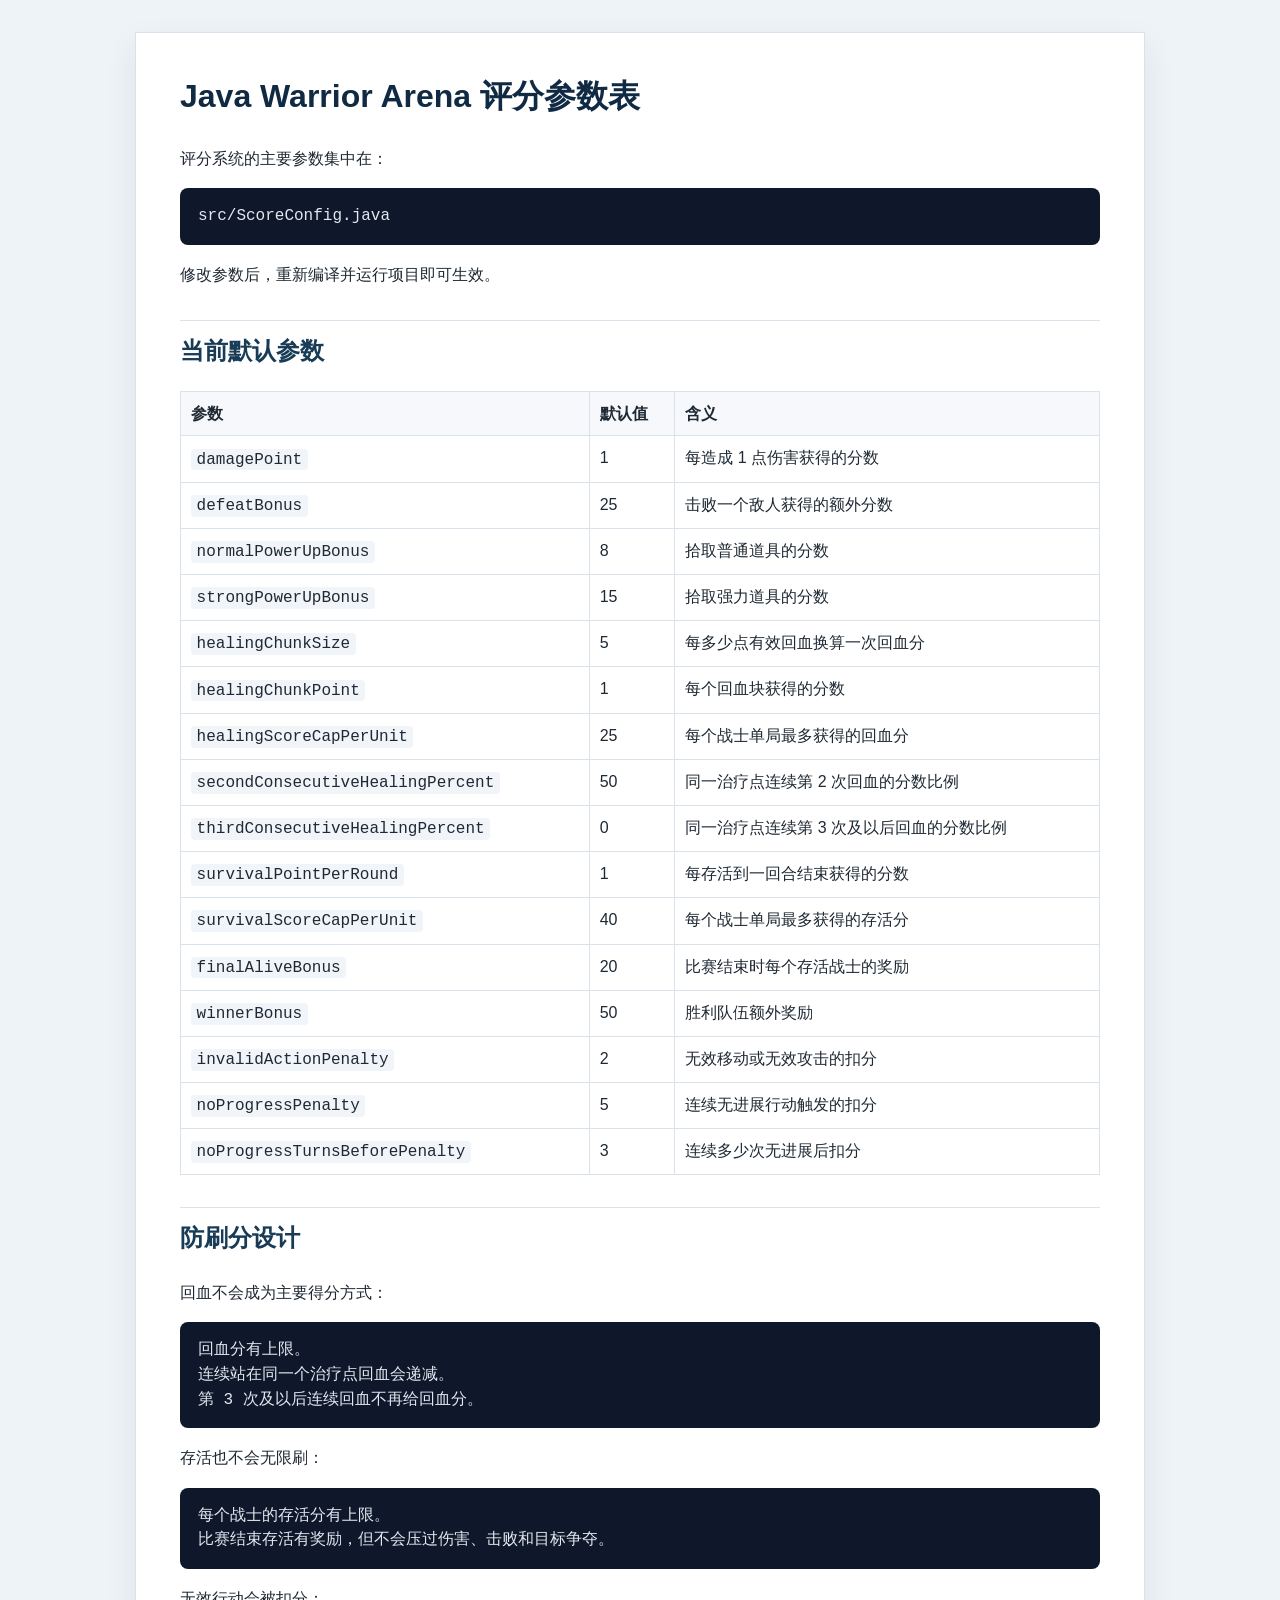
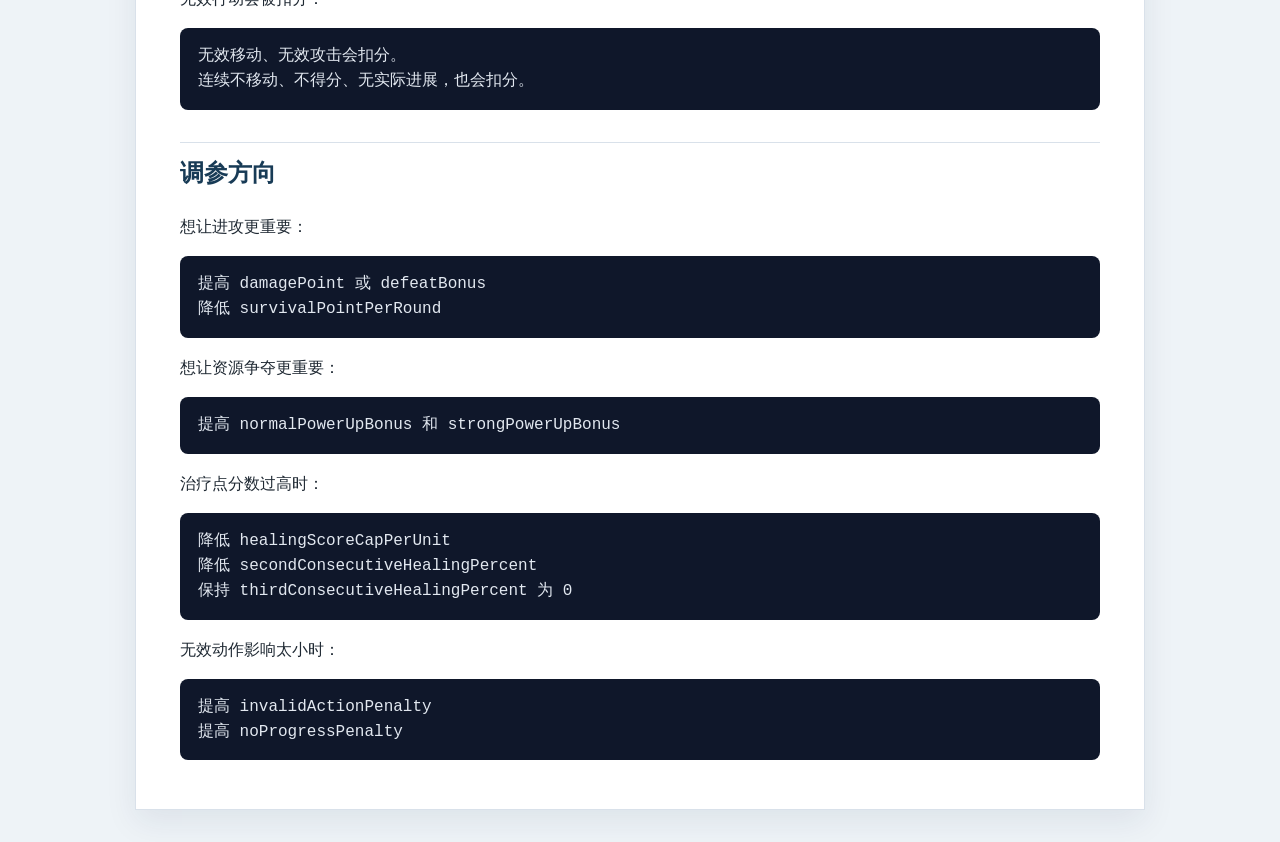
<file: 新版测试台/ScoringGuide.html>
<!doctype html>
<html lang="zh-CN">
<head>
<meta charset="utf-8">
<meta name="viewport" content="width=device-width, initial-scale=1">
<title>Java Warrior Arena 评分参数表</title>
<style>
:root { color-scheme: light; --ink:#1f2933; --muted:#5b6675; --line:#d9e1ea; --soft:#f6f8fb; --code:#f1f5f9; --brand:#1d5fa7; }
body { margin:0; font-family:-apple-system,BlinkMacSystemFont,"Segoe UI","Microsoft YaHei",Arial,sans-serif; color:var(--ink); background:#eef3f7; line-height:1.7; }
main { max-width:920px; margin:32px auto; background:white; padding:36px 44px; border:1px solid var(--line); box-shadow:0 12px 30px rgba(24,39,75,.08); }
h1 { margin-top:0; font-size:2rem; color:#102a43; }
h2 { margin-top:2rem; padding-top:.6rem; border-top:1px solid var(--line); color:#183b56; }
h3 { color:#243b53; }
a { color:var(--brand); text-decoration:none; }
a:hover { text-decoration:underline; }
code { font-family:Consolas,"Courier New",monospace; background:var(--code); padding:.12em .35em; border-radius:4px; }
pre { background:#0f172a; color:#e2e8f0; padding:16px 18px; border-radius:8px; overflow:auto; line-height:1.55; }
pre code { background:transparent; padding:0; color:inherit; }
table { width:100%; border-collapse:collapse; margin:16px 0 22px; overflow:auto; display:table; }
th,td { border:1px solid var(--line); padding:8px 10px; vertical-align:top; }
th { background:var(--soft); text-align:left; }
blockquote { border-left:4px solid var(--brand); margin:16px 0; padding:8px 16px; background:var(--soft); color:var(--muted); }
li { margin:.25rem 0; }
@media (max-width:720px) { main { margin:0; padding:24px 20px; border:0; box-shadow:none; } table { display:block; overflow-x:auto; } }
</style>
</head>
<body>
<main>
<h1>Java Warrior Arena 评分参数表</h1>
<p>评分系统的主要参数集中在：</p>
<pre><code class="language-text">src/ScoreConfig.java</code></pre>
<p>修改参数后，重新编译并运行项目即可生效。</p>
<h2>当前默认参数</h2>
<table>
<thead><tr><th>参数</th><th>默认值</th><th>含义</th></tr></thead>
<tbody>
<tr><td><code>damagePoint</code></td><td>1</td><td>每造成 1 点伤害获得的分数</td></tr>
<tr><td><code>defeatBonus</code></td><td>25</td><td>击败一个敌人获得的额外分数</td></tr>
<tr><td><code>normalPowerUpBonus</code></td><td>8</td><td>拾取普通道具的分数</td></tr>
<tr><td><code>strongPowerUpBonus</code></td><td>15</td><td>拾取强力道具的分数</td></tr>
<tr><td><code>healingChunkSize</code></td><td>5</td><td>每多少点有效回血换算一次回血分</td></tr>
<tr><td><code>healingChunkPoint</code></td><td>1</td><td>每个回血块获得的分数</td></tr>
<tr><td><code>healingScoreCapPerUnit</code></td><td>25</td><td>每个战士单局最多获得的回血分</td></tr>
<tr><td><code>secondConsecutiveHealingPercent</code></td><td>50</td><td>同一治疗点连续第 2 次回血的分数比例</td></tr>
<tr><td><code>thirdConsecutiveHealingPercent</code></td><td>0</td><td>同一治疗点连续第 3 次及以后回血的分数比例</td></tr>
<tr><td><code>survivalPointPerRound</code></td><td>1</td><td>每存活到一回合结束获得的分数</td></tr>
<tr><td><code>survivalScoreCapPerUnit</code></td><td>40</td><td>每个战士单局最多获得的存活分</td></tr>
<tr><td><code>finalAliveBonus</code></td><td>20</td><td>比赛结束时每个存活战士的奖励</td></tr>
<tr><td><code>winnerBonus</code></td><td>50</td><td>胜利队伍额外奖励</td></tr>
<tr><td><code>invalidActionPenalty</code></td><td>2</td><td>无效移动或无效攻击的扣分</td></tr>
<tr><td><code>noProgressPenalty</code></td><td>5</td><td>连续无进展行动触发的扣分</td></tr>
<tr><td><code>noProgressTurnsBeforePenalty</code></td><td>3</td><td>连续多少次无进展后扣分</td></tr>
</tbody></table>
<h2>防刷分设计</h2>
<p>回血不会成为主要得分方式：</p>
<pre><code class="language-text">回血分有上限。
连续站在同一个治疗点回血会递减。
第 3 次及以后连续回血不再给回血分。</code></pre>
<p>存活也不会无限刷：</p>
<pre><code class="language-text">每个战士的存活分有上限。
比赛结束存活有奖励，但不会压过伤害、击败和目标争夺。</code></pre>
<p>无效行动会被扣分：</p>
<pre><code class="language-text">无效移动、无效攻击会扣分。
连续不移动、不得分、无实际进展，也会扣分。</code></pre>
<h2>调参方向</h2>
<p>想让进攻更重要：</p>
<pre><code class="language-text">提高 damagePoint 或 defeatBonus
降低 survivalPointPerRound</code></pre>
<p>想让资源争夺更重要：</p>
<pre><code class="language-text">提高 normalPowerUpBonus 和 strongPowerUpBonus</code></pre>
<p>治疗点分数过高时：</p>
<pre><code class="language-text">降低 healingScoreCapPerUnit
降低 secondConsecutiveHealingPercent
保持 thirdConsecutiveHealingPercent 为 0</code></pre>
<p>无效动作影响太小时：</p>
<pre><code class="language-text">提高 invalidActionPenalty
提高 noProgressPenalty</code></pre>
</main>
</body>
</html>
</file>
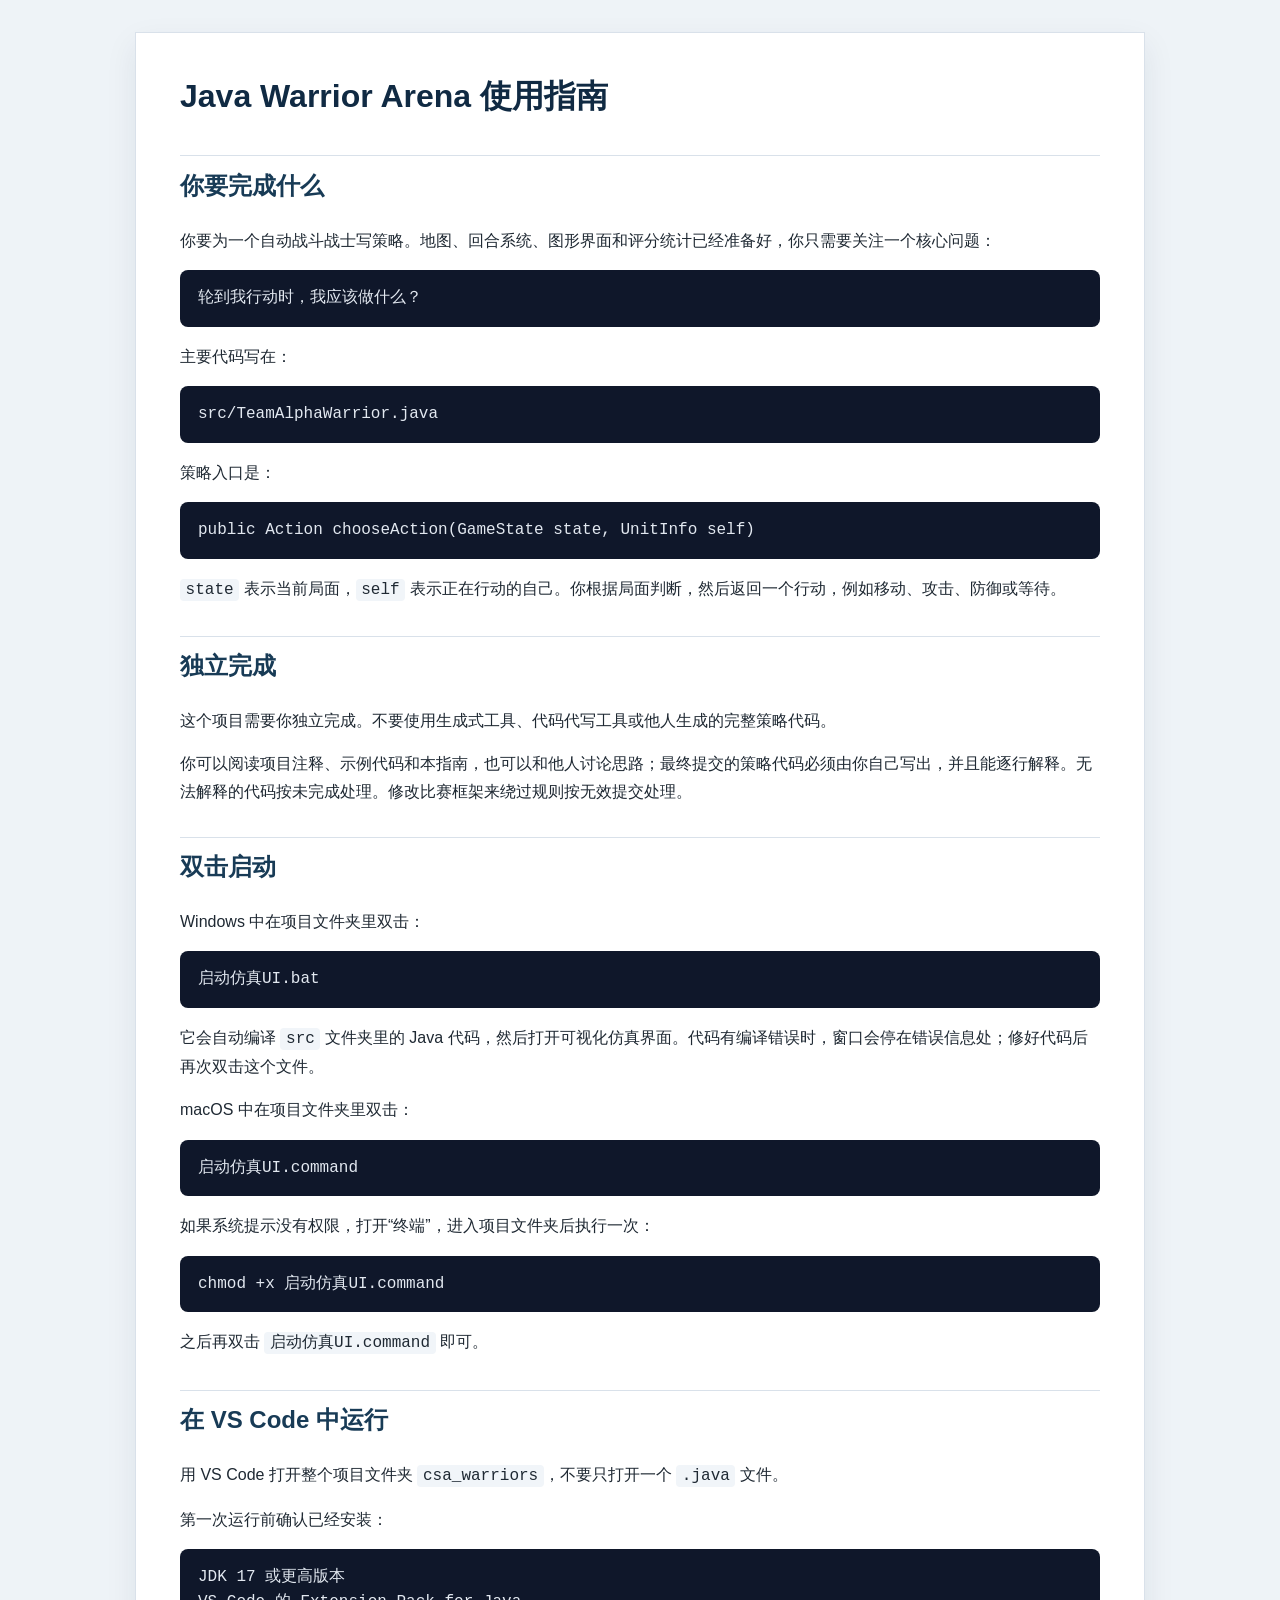
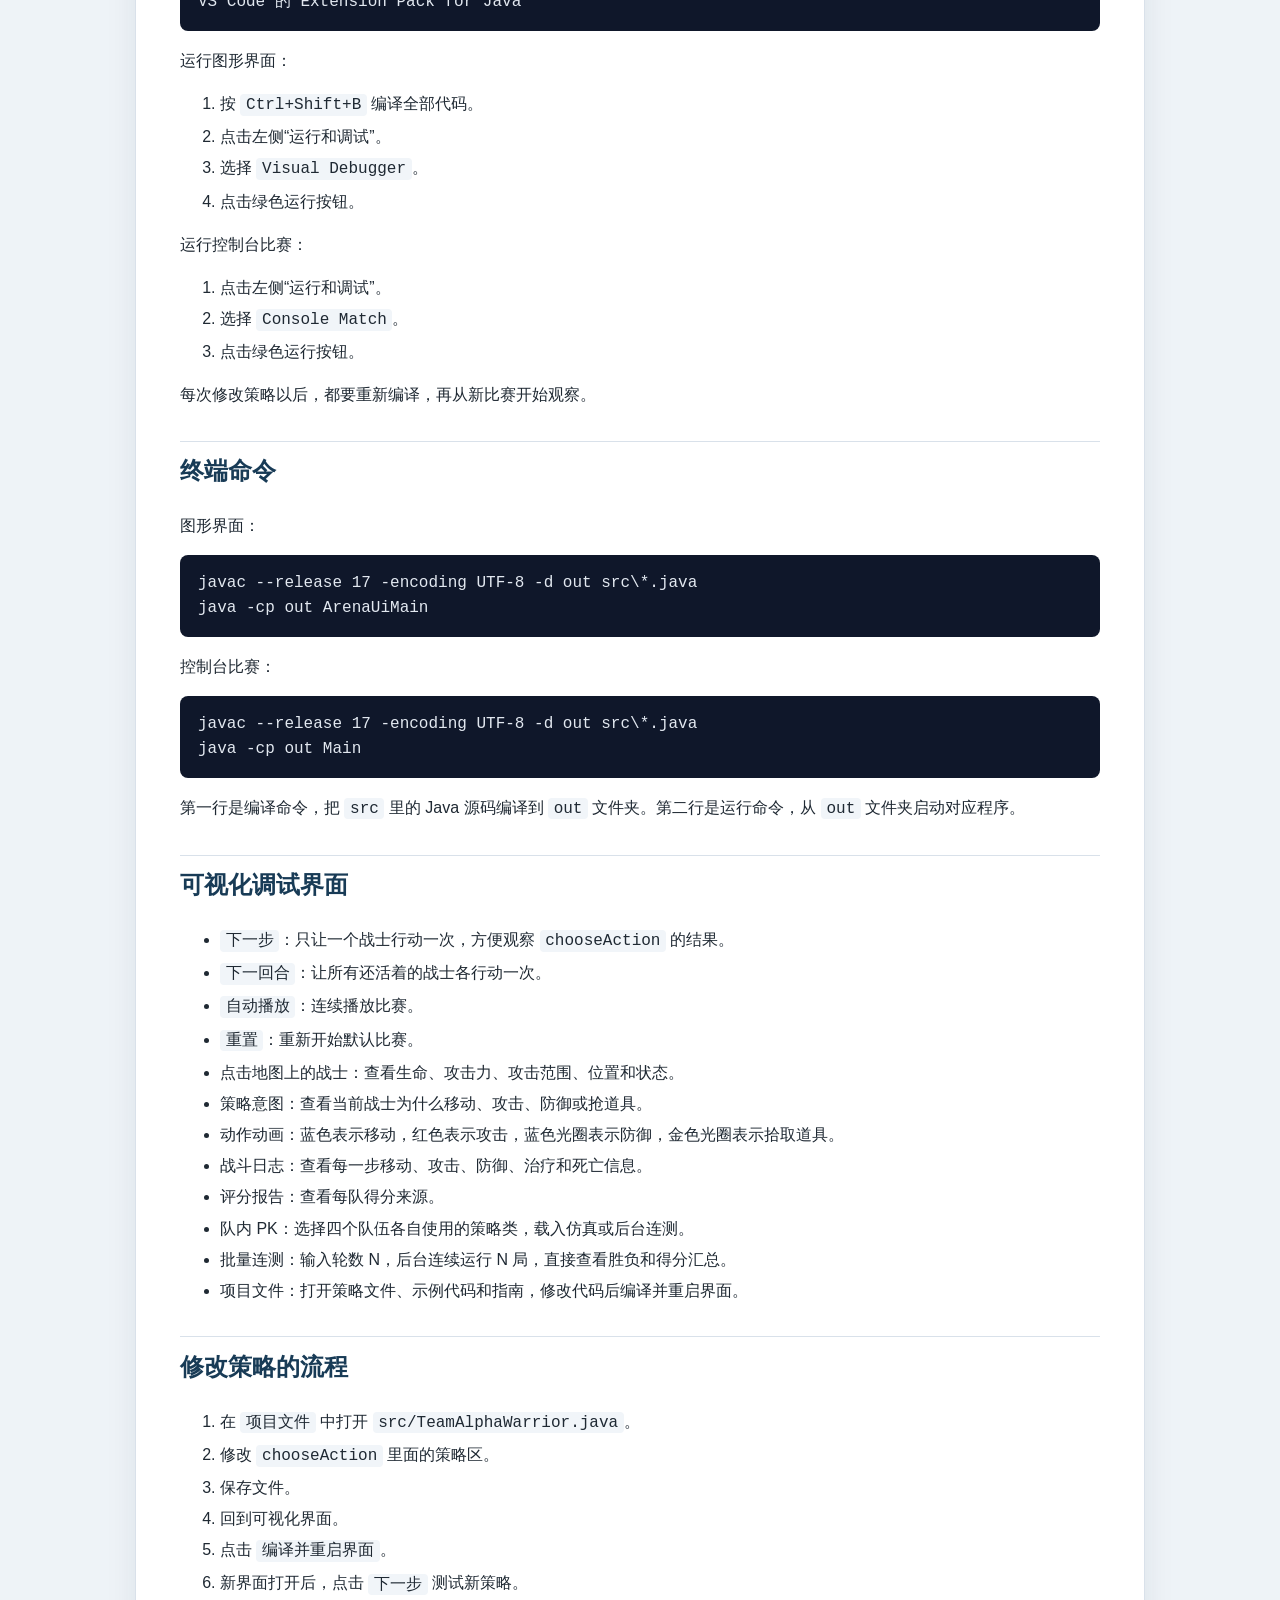
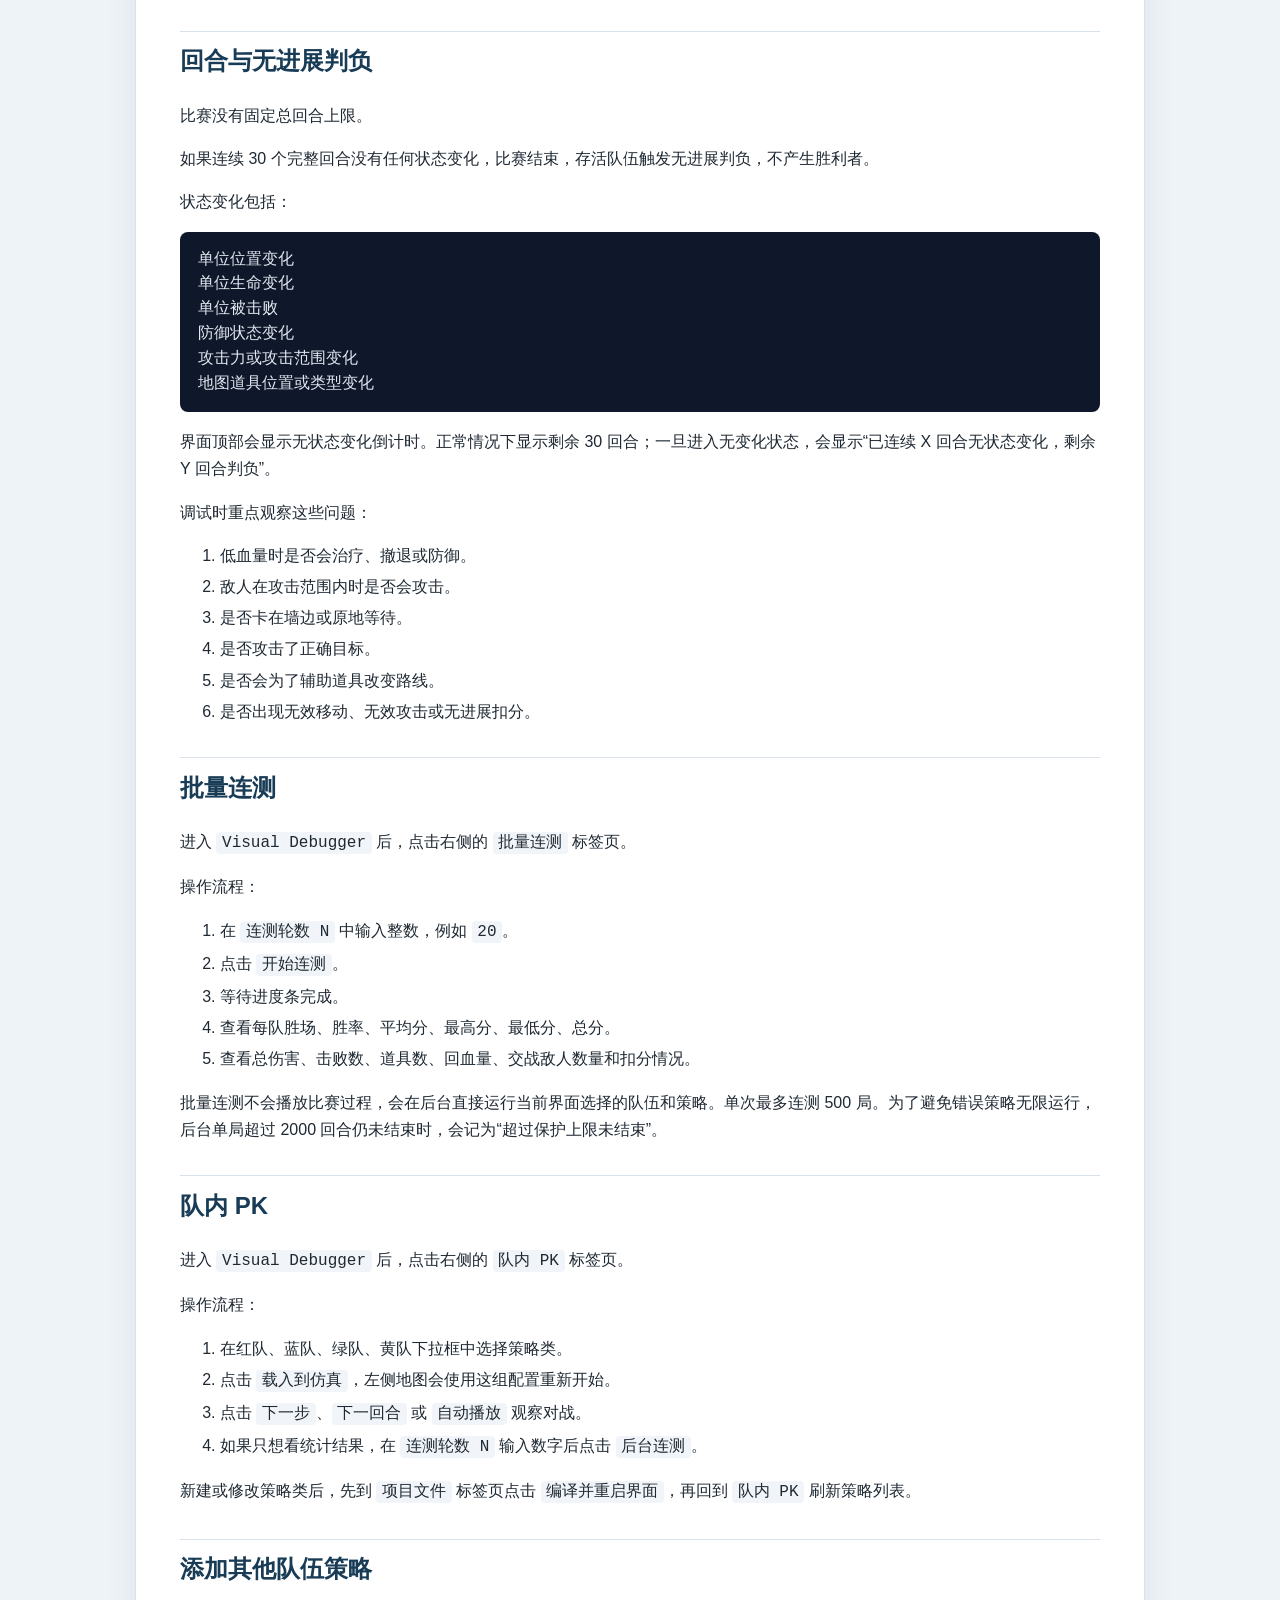
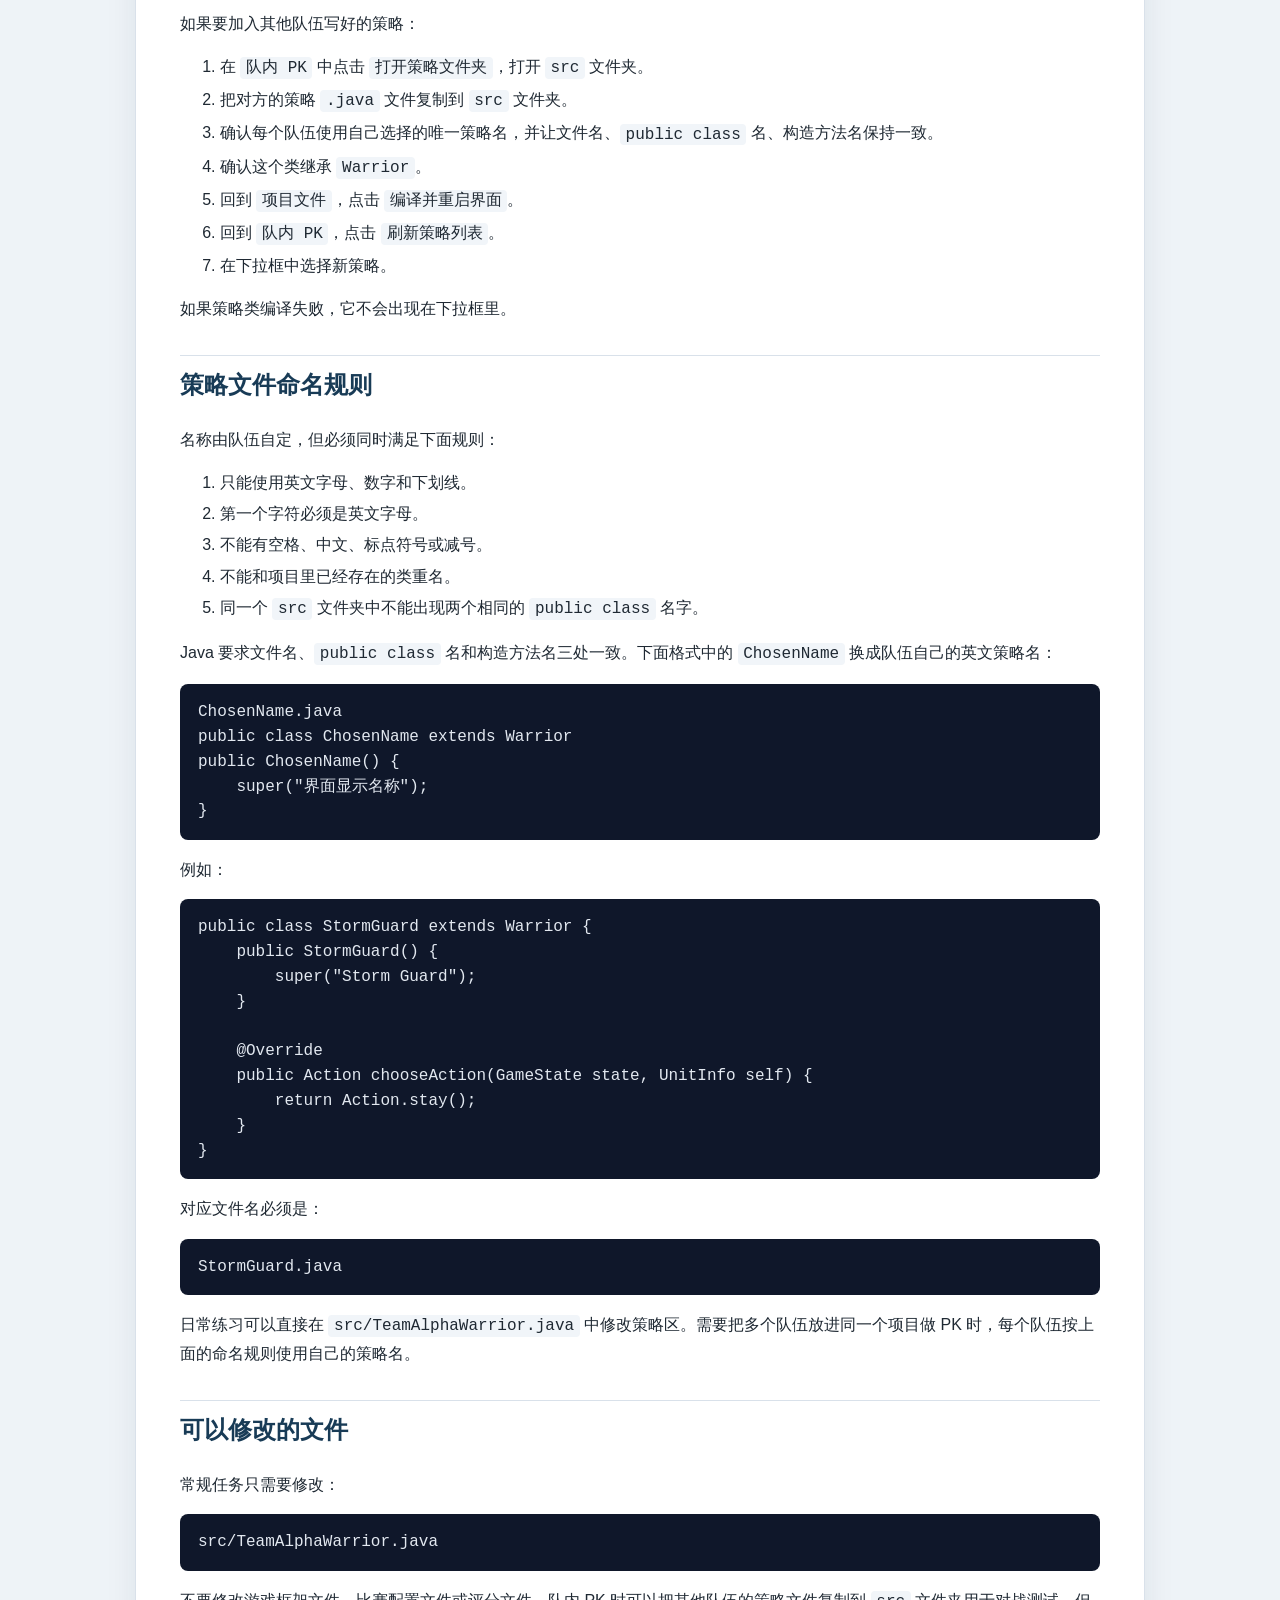
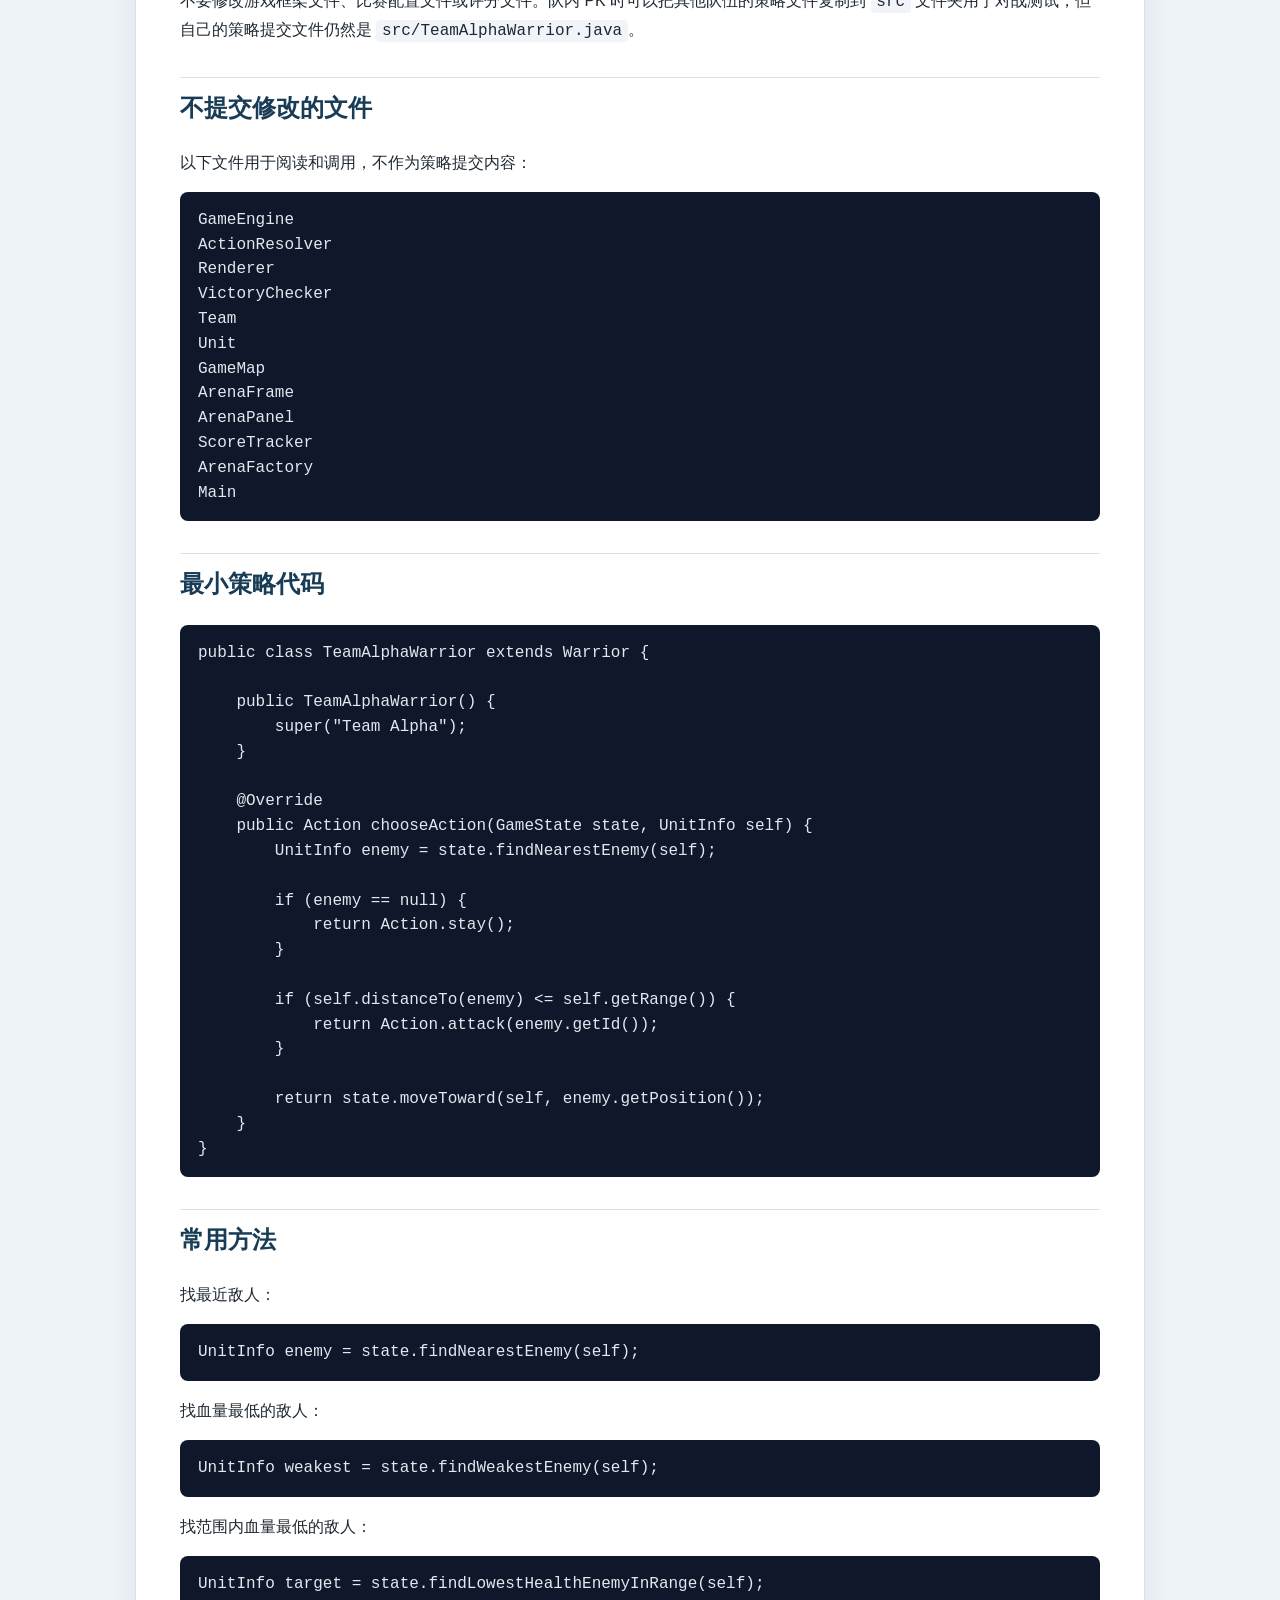
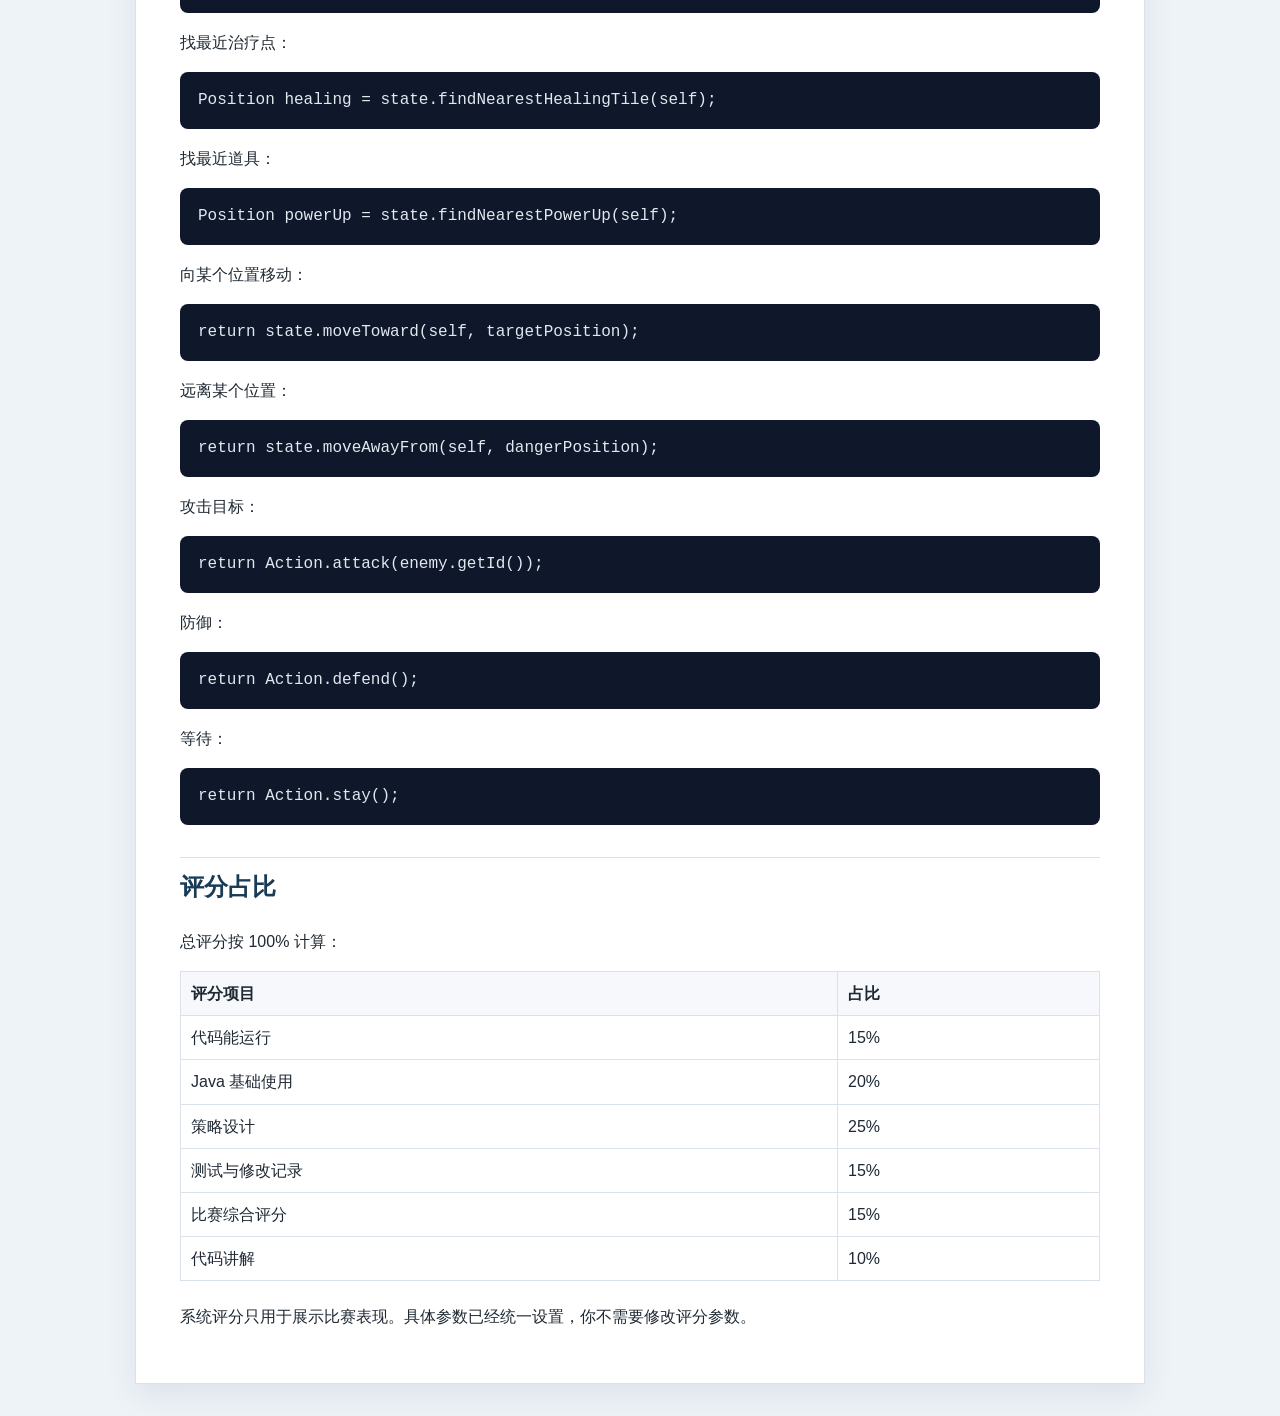
<file: 旧版测试台/Guide.html>
<!doctype html>
<html lang="zh-CN">
<head>
<meta charset="utf-8">
<meta name="viewport" content="width=device-width, initial-scale=1">
<title>Java Warrior Arena 使用指南</title>
<style>
:root { color-scheme: light; --ink:#1f2933; --muted:#5b6675; --line:#d9e1ea; --soft:#f6f8fb; --code:#f1f5f9; --brand:#1d5fa7; }
body { margin:0; font-family:-apple-system,BlinkMacSystemFont,"Segoe UI","Microsoft YaHei",Arial,sans-serif; color:var(--ink); background:#eef3f7; line-height:1.7; }
main { max-width:920px; margin:32px auto; background:white; padding:36px 44px; border:1px solid var(--line); box-shadow:0 12px 30px rgba(24,39,75,.08); }
h1 { margin-top:0; font-size:2rem; color:#102a43; }
h2 { margin-top:2rem; padding-top:.6rem; border-top:1px solid var(--line); color:#183b56; }
h3 { color:#243b53; }
a { color:var(--brand); text-decoration:none; }
a:hover { text-decoration:underline; }
code { font-family:Consolas,"Courier New",monospace; background:var(--code); padding:.12em .35em; border-radius:4px; }
pre { background:#0f172a; color:#e2e8f0; padding:16px 18px; border-radius:8px; overflow:auto; line-height:1.55; }
pre code { background:transparent; padding:0; color:inherit; }
table { width:100%; border-collapse:collapse; margin:16px 0 22px; overflow:auto; display:table; }
th,td { border:1px solid var(--line); padding:8px 10px; vertical-align:top; }
th { background:var(--soft); text-align:left; }
blockquote { border-left:4px solid var(--brand); margin:16px 0; padding:8px 16px; background:var(--soft); color:var(--muted); }
li { margin:.25rem 0; }
@media (max-width:720px) { main { margin:0; padding:24px 20px; border:0; box-shadow:none; } table { display:block; overflow-x:auto; } }
</style>
</head>
<body>
<main>
<h1>Java Warrior Arena 使用指南</h1>
<h2>你要完成什么</h2>
<p>你要为一个自动战斗战士写策略。地图、回合系统、图形界面和评分统计已经准备好，你只需要关注一个核心问题：</p>
<pre><code class="language-text">轮到我行动时，我应该做什么？</code></pre>
<p>主要代码写在：</p>
<pre><code class="language-text">src/TeamAlphaWarrior.java</code></pre>
<p>策略入口是：</p>
<pre><code class="language-java">public Action chooseAction(GameState state, UnitInfo self)</code></pre>
<p><code>state</code> 表示当前局面，<code>self</code> 表示正在行动的自己。你根据局面判断，然后返回一个行动，例如移动、攻击、防御或等待。</p>
<h2>独立完成</h2>
<p>这个项目需要你独立完成。不要使用生成式工具、代码代写工具或他人生成的完整策略代码。</p>
<p>你可以阅读项目注释、示例代码和本指南，也可以和他人讨论思路；最终提交的策略代码必须由你自己写出，并且能逐行解释。无法解释的代码按未完成处理。修改比赛框架来绕过规则按无效提交处理。</p>
<h2>双击启动</h2>
<p>Windows 中在项目文件夹里双击：</p>
<pre><code class="language-text">启动仿真UI.bat</code></pre>
<p>它会自动编译 <code>src</code> 文件夹里的 Java 代码，然后打开可视化仿真界面。代码有编译错误时，窗口会停在错误信息处；修好代码后再次双击这个文件。</p>
<p>macOS 中在项目文件夹里双击：</p>
<pre><code class="language-text">启动仿真UI.command</code></pre>
<p>如果系统提示没有权限，打开“终端”，进入项目文件夹后执行一次：</p>
<pre><code class="language-bash">chmod +x 启动仿真UI.command</code></pre>
<p>之后再双击 <code>启动仿真UI.command</code> 即可。</p>
<h2>在 VS Code 中运行</h2>
<p>用 VS Code 打开整个项目文件夹 <code>csa_warriors</code>，不要只打开一个 <code>.java</code> 文件。</p>
<p>第一次运行前确认已经安装：</p>
<pre><code class="language-text">JDK 17 或更高版本
VS Code 的 Extension Pack for Java</code></pre>
<p>运行图形界面：</p>
<ol>
<li>按 <code>Ctrl+Shift+B</code> 编译全部代码。</li>
<li>点击左侧“运行和调试”。</li>
<li>选择 <code>Visual Debugger</code>。</li>
<li>点击绿色运行按钮。</li>
</ol>
<p>运行控制台比赛：</p>
<ol>
<li>点击左侧“运行和调试”。</li>
<li>选择 <code>Console Match</code>。</li>
<li>点击绿色运行按钮。</li>
</ol>
<p>每次修改策略以后，都要重新编译，再从新比赛开始观察。</p>
<h2>终端命令</h2>
<p>图形界面：</p>
<pre><code class="language-powershell">javac --release 17 -encoding UTF-8 -d out src\*.java
java -cp out ArenaUiMain</code></pre>
<p>控制台比赛：</p>
<pre><code class="language-powershell">javac --release 17 -encoding UTF-8 -d out src\*.java
java -cp out Main</code></pre>
<p>第一行是编译命令，把 <code>src</code> 里的 Java 源码编译到 <code>out</code> 文件夹。第二行是运行命令，从 <code>out</code> 文件夹启动对应程序。</p>
<h2>可视化调试界面</h2>
<ul>
<li><code>下一步</code>：只让一个战士行动一次，方便观察 <code>chooseAction</code> 的结果。</li>
<li><code>下一回合</code>：让所有还活着的战士各行动一次。</li>
<li><code>自动播放</code>：连续播放比赛。</li>
<li><code>重置</code>：重新开始默认比赛。</li>
<li>点击地图上的战士：查看生命、攻击力、攻击范围、位置和状态。</li>
<li>策略意图：查看当前战士为什么移动、攻击、防御或抢道具。</li>
<li>动作动画：蓝色表示移动，红色表示攻击，蓝色光圈表示防御，金色光圈表示拾取道具。</li>
<li>战斗日志：查看每一步移动、攻击、防御、治疗和死亡信息。</li>
<li>评分报告：查看每队得分来源。</li>
<li>队内 PK：选择四个队伍各自使用的策略类，载入仿真或后台连测。</li>
<li>批量连测：输入轮数 N，后台连续运行 N 局，直接查看胜负和得分汇总。</li>
<li>项目文件：打开策略文件、示例代码和指南，修改代码后编译并重启界面。</li>
</ul>
<h2>修改策略的流程</h2>
<ol>
<li>在 <code>项目文件</code> 中打开 <code>src/TeamAlphaWarrior.java</code>。</li>
<li>修改 <code>chooseAction</code> 里面的策略区。</li>
<li>保存文件。</li>
<li>回到可视化界面。</li>
<li>点击 <code>编译并重启界面</code>。</li>
<li>新界面打开后，点击 <code>下一步</code> 测试新策略。</li>
</ol>
<h2>回合与无进展判负</h2>
<p>比赛没有固定总回合上限。</p>
<p>如果连续 30 个完整回合没有任何状态变化，比赛结束，存活队伍触发无进展判负，不产生胜利者。</p>
<p>状态变化包括：</p>
<pre><code class="language-text">单位位置变化
单位生命变化
单位被击败
防御状态变化
攻击力或攻击范围变化
地图道具位置或类型变化</code></pre>
<p>界面顶部会显示无状态变化倒计时。正常情况下显示剩余 30 回合；一旦进入无变化状态，会显示“已连续 X 回合无状态变化，剩余 Y 回合判负”。</p>
<p>调试时重点观察这些问题：</p>
<ol>
<li>低血量时是否会治疗、撤退或防御。</li>
<li>敌人在攻击范围内时是否会攻击。</li>
<li>是否卡在墙边或原地等待。</li>
<li>是否攻击了正确目标。</li>
<li>是否会为了辅助道具改变路线。</li>
<li>是否出现无效移动、无效攻击或无进展扣分。</li>
</ol>
<h2>批量连测</h2>
<p>进入 <code>Visual Debugger</code> 后，点击右侧的 <code>批量连测</code> 标签页。</p>
<p>操作流程：</p>
<ol>
<li>在 <code>连测轮数 N</code> 中输入整数，例如 <code>20</code>。</li>
<li>点击 <code>开始连测</code>。</li>
<li>等待进度条完成。</li>
<li>查看每队胜场、胜率、平均分、最高分、最低分、总分。</li>
<li>查看总伤害、击败数、道具数、回血量、交战敌人数量和扣分情况。</li>
</ol>
<p>批量连测不会播放比赛过程，会在后台直接运行当前界面选择的队伍和策略。单次最多连测 500 局。为了避免错误策略无限运行，后台单局超过 2000 回合仍未结束时，会记为“超过保护上限未结束”。</p>
<h2>队内 PK</h2>
<p>进入 <code>Visual Debugger</code> 后，点击右侧的 <code>队内 PK</code> 标签页。</p>
<p>操作流程：</p>
<ol>
<li>在红队、蓝队、绿队、黄队下拉框中选择策略类。</li>
<li>点击 <code>载入到仿真</code>，左侧地图会使用这组配置重新开始。</li>
<li>点击 <code>下一步</code>、<code>下一回合</code> 或 <code>自动播放</code> 观察对战。</li>
<li>如果只想看统计结果，在 <code>连测轮数 N</code> 输入数字后点击 <code>后台连测</code>。</li>
</ol>
<p>新建或修改策略类后，先到 <code>项目文件</code> 标签页点击 <code>编译并重启界面</code>，再回到 <code>队内 PK</code> 刷新策略列表。</p>
<h2>添加其他队伍策略</h2>
<p>如果要加入其他队伍写好的策略：</p>
<ol>
<li>在 <code>队内 PK</code> 中点击 <code>打开策略文件夹</code>，打开 <code>src</code> 文件夹。</li>
<li>把对方的策略 <code>.java</code> 文件复制到 <code>src</code> 文件夹。</li>
<li>确认每个队伍使用自己选择的唯一策略名，并让文件名、<code>public class</code> 名、构造方法名保持一致。</li>
<li>确认这个类继承 <code>Warrior</code>。</li>
<li>回到 <code>项目文件</code>，点击 <code>编译并重启界面</code>。</li>
<li>回到 <code>队内 PK</code>，点击 <code>刷新策略列表</code>。</li>
<li>在下拉框中选择新策略。</li>
</ol>
<p>如果策略类编译失败，它不会出现在下拉框里。</p>
<h2>策略文件命名规则</h2>
<p>名称由队伍自定，但必须同时满足下面规则：</p>
<ol>
<li>只能使用英文字母、数字和下划线。</li>
<li>第一个字符必须是英文字母。</li>
<li>不能有空格、中文、标点符号或减号。</li>
<li>不能和项目里已经存在的类重名。</li>
<li>同一个 <code>src</code> 文件夹中不能出现两个相同的 <code>public class</code> 名字。</li>
</ol>
<p>Java 要求文件名、<code>public class</code> 名和构造方法名三处一致。下面格式中的 <code>ChosenName</code> 换成队伍自己的英文策略名：</p>
<pre><code class="language-text">ChosenName.java
public class ChosenName extends Warrior
public ChosenName() {
    super(&quot;界面显示名称&quot;);
}</code></pre>
<p>例如：</p>
<pre><code class="language-java">public class StormGuard extends Warrior {
    public StormGuard() {
        super(&quot;Storm Guard&quot;);
    }

    @Override
    public Action chooseAction(GameState state, UnitInfo self) {
        return Action.stay();
    }
}</code></pre>
<p>对应文件名必须是：</p>
<pre><code class="language-text">StormGuard.java</code></pre>
<p>日常练习可以直接在 <code>src/TeamAlphaWarrior.java</code> 中修改策略区。需要把多个队伍放进同一个项目做 PK 时，每个队伍按上面的命名规则使用自己的策略名。</p>
<h2>可以修改的文件</h2>
<p>常规任务只需要修改：</p>
<pre><code class="language-text">src/TeamAlphaWarrior.java</code></pre>
<p>不要修改游戏框架文件、比赛配置文件或评分文件。队内 PK 时可以把其他队伍的策略文件复制到 <code>src</code> 文件夹用于对战测试，但自己的策略提交文件仍然是 <code>src/TeamAlphaWarrior.java</code>。</p>
<h2>不提交修改的文件</h2>
<p>以下文件用于阅读和调用，不作为策略提交内容：</p>
<pre><code class="language-text">GameEngine
ActionResolver
Renderer
VictoryChecker
Team
Unit
GameMap
ArenaFrame
ArenaPanel
ScoreTracker
ArenaFactory
Main</code></pre>
<h2>最小策略代码</h2>
<pre><code class="language-java">public class TeamAlphaWarrior extends Warrior {

    public TeamAlphaWarrior() {
        super(&quot;Team Alpha&quot;);
    }

    @Override
    public Action chooseAction(GameState state, UnitInfo self) {
        UnitInfo enemy = state.findNearestEnemy(self);

        if (enemy == null) {
            return Action.stay();
        }

        if (self.distanceTo(enemy) &lt;= self.getRange()) {
            return Action.attack(enemy.getId());
        }

        return state.moveToward(self, enemy.getPosition());
    }
}</code></pre>
<h2>常用方法</h2>
<p>找最近敌人：</p>
<pre><code class="language-java">UnitInfo enemy = state.findNearestEnemy(self);</code></pre>
<p>找血量最低的敌人：</p>
<pre><code class="language-java">UnitInfo weakest = state.findWeakestEnemy(self);</code></pre>
<p>找范围内血量最低的敌人：</p>
<pre><code class="language-java">UnitInfo target = state.findLowestHealthEnemyInRange(self);</code></pre>
<p>找最近治疗点：</p>
<pre><code class="language-java">Position healing = state.findNearestHealingTile(self);</code></pre>
<p>找最近道具：</p>
<pre><code class="language-java">Position powerUp = state.findNearestPowerUp(self);</code></pre>
<p>向某个位置移动：</p>
<pre><code class="language-java">return state.moveToward(self, targetPosition);</code></pre>
<p>远离某个位置：</p>
<pre><code class="language-java">return state.moveAwayFrom(self, dangerPosition);</code></pre>
<p>攻击目标：</p>
<pre><code class="language-java">return Action.attack(enemy.getId());</code></pre>
<p>防御：</p>
<pre><code class="language-java">return Action.defend();</code></pre>
<p>等待：</p>
<pre><code class="language-java">return Action.stay();</code></pre>
<h2>评分占比</h2>
<p>总评分按 100% 计算：</p>
<table>
<thead><tr><th>评分项目</th><th>占比</th></tr></thead>
<tbody>
<tr><td>代码能运行</td><td>15%</td></tr>
<tr><td>Java 基础使用</td><td>20%</td></tr>
<tr><td>策略设计</td><td>25%</td></tr>
<tr><td>测试与修改记录</td><td>15%</td></tr>
<tr><td>比赛综合评分</td><td>15%</td></tr>
<tr><td>代码讲解</td><td>10%</td></tr>
</tbody></table>
<p>系统评分只用于展示比赛表现。具体参数已经统一设置，你不需要修改评分参数。</p>
</main>
</body>
</html>
</file>
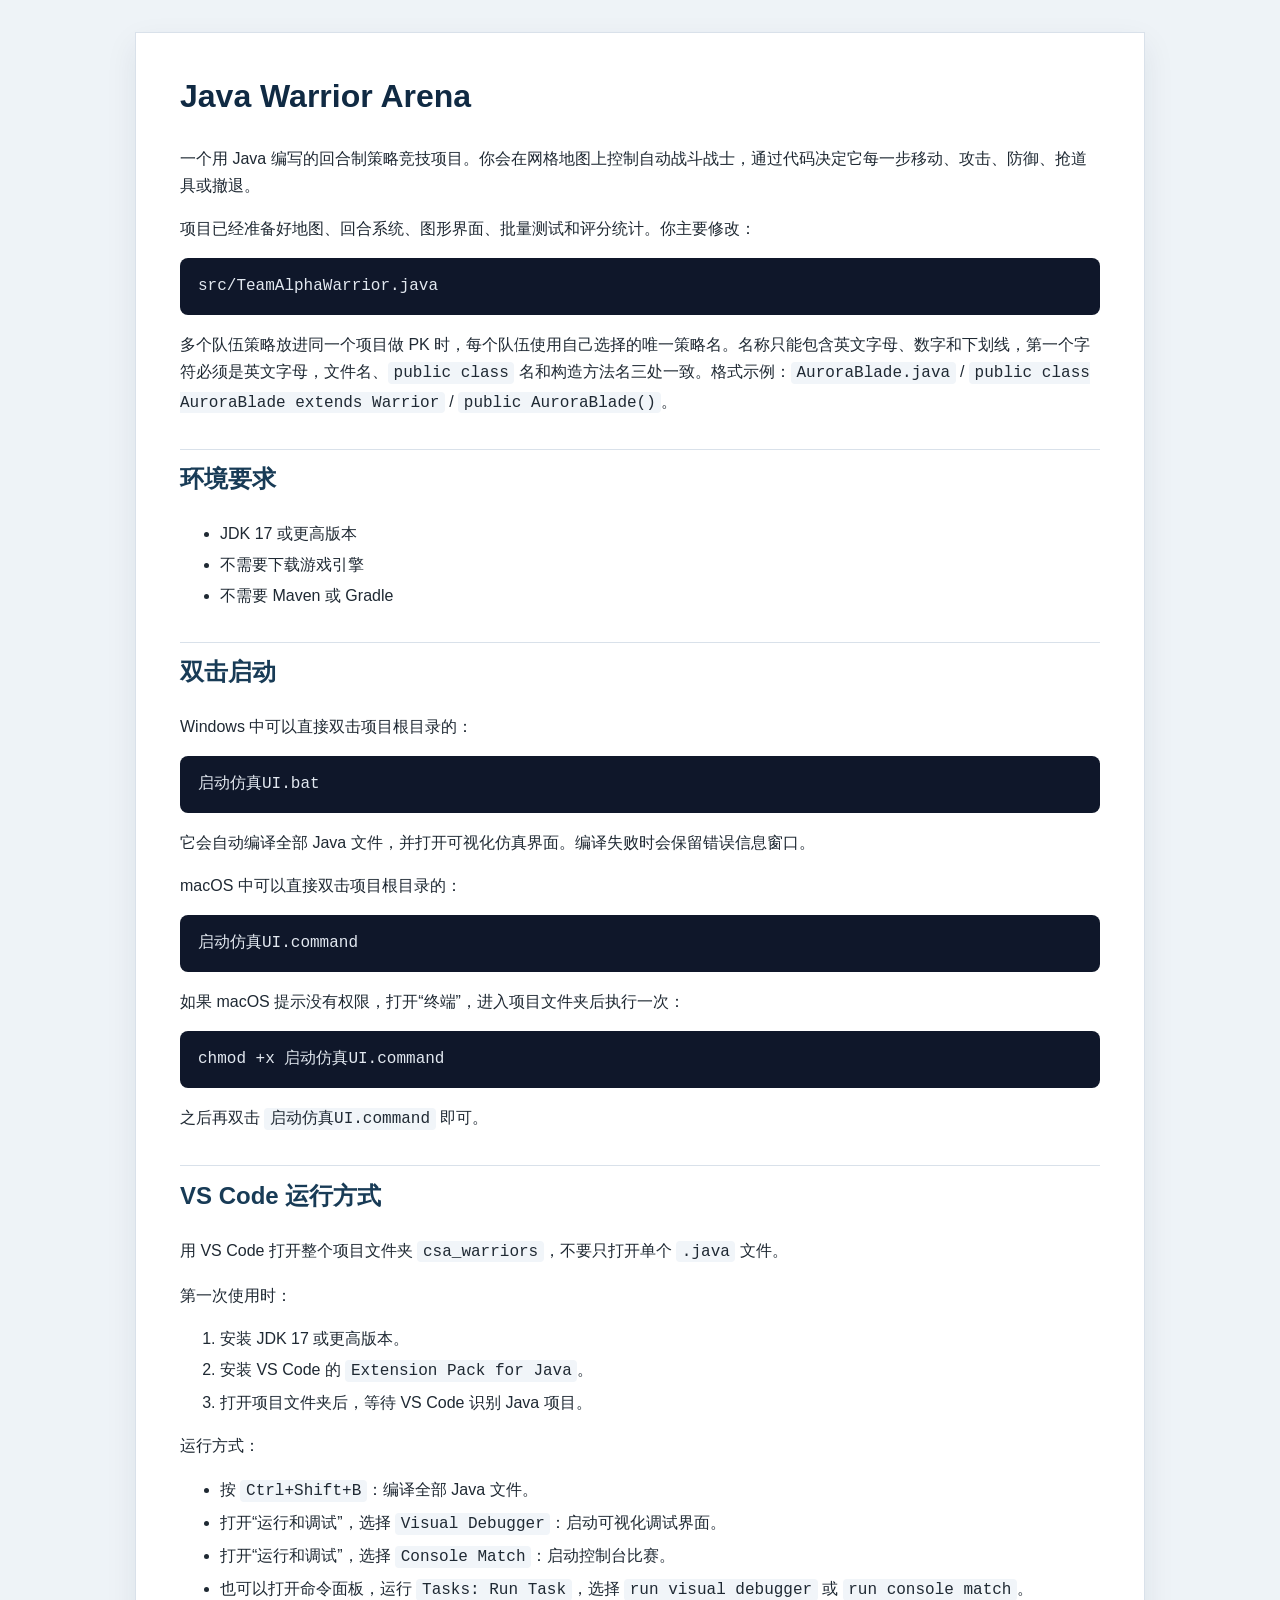
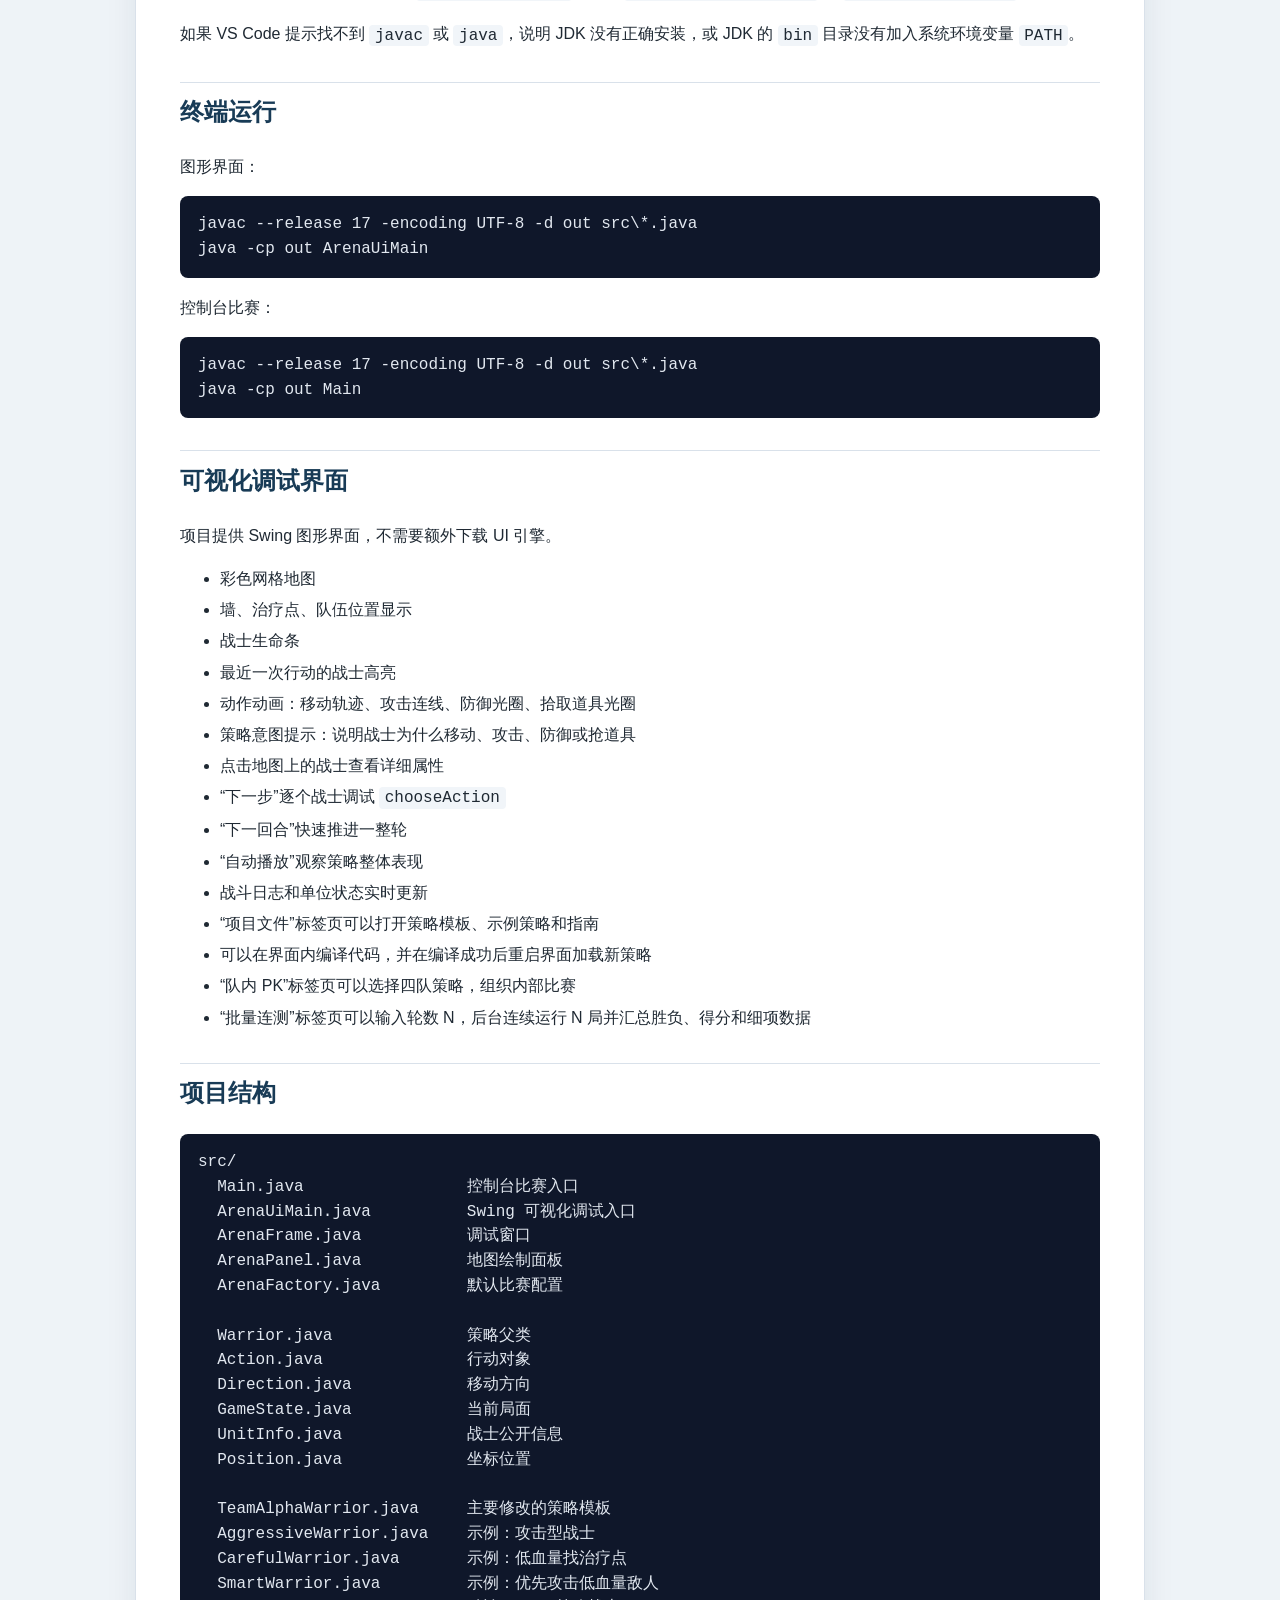
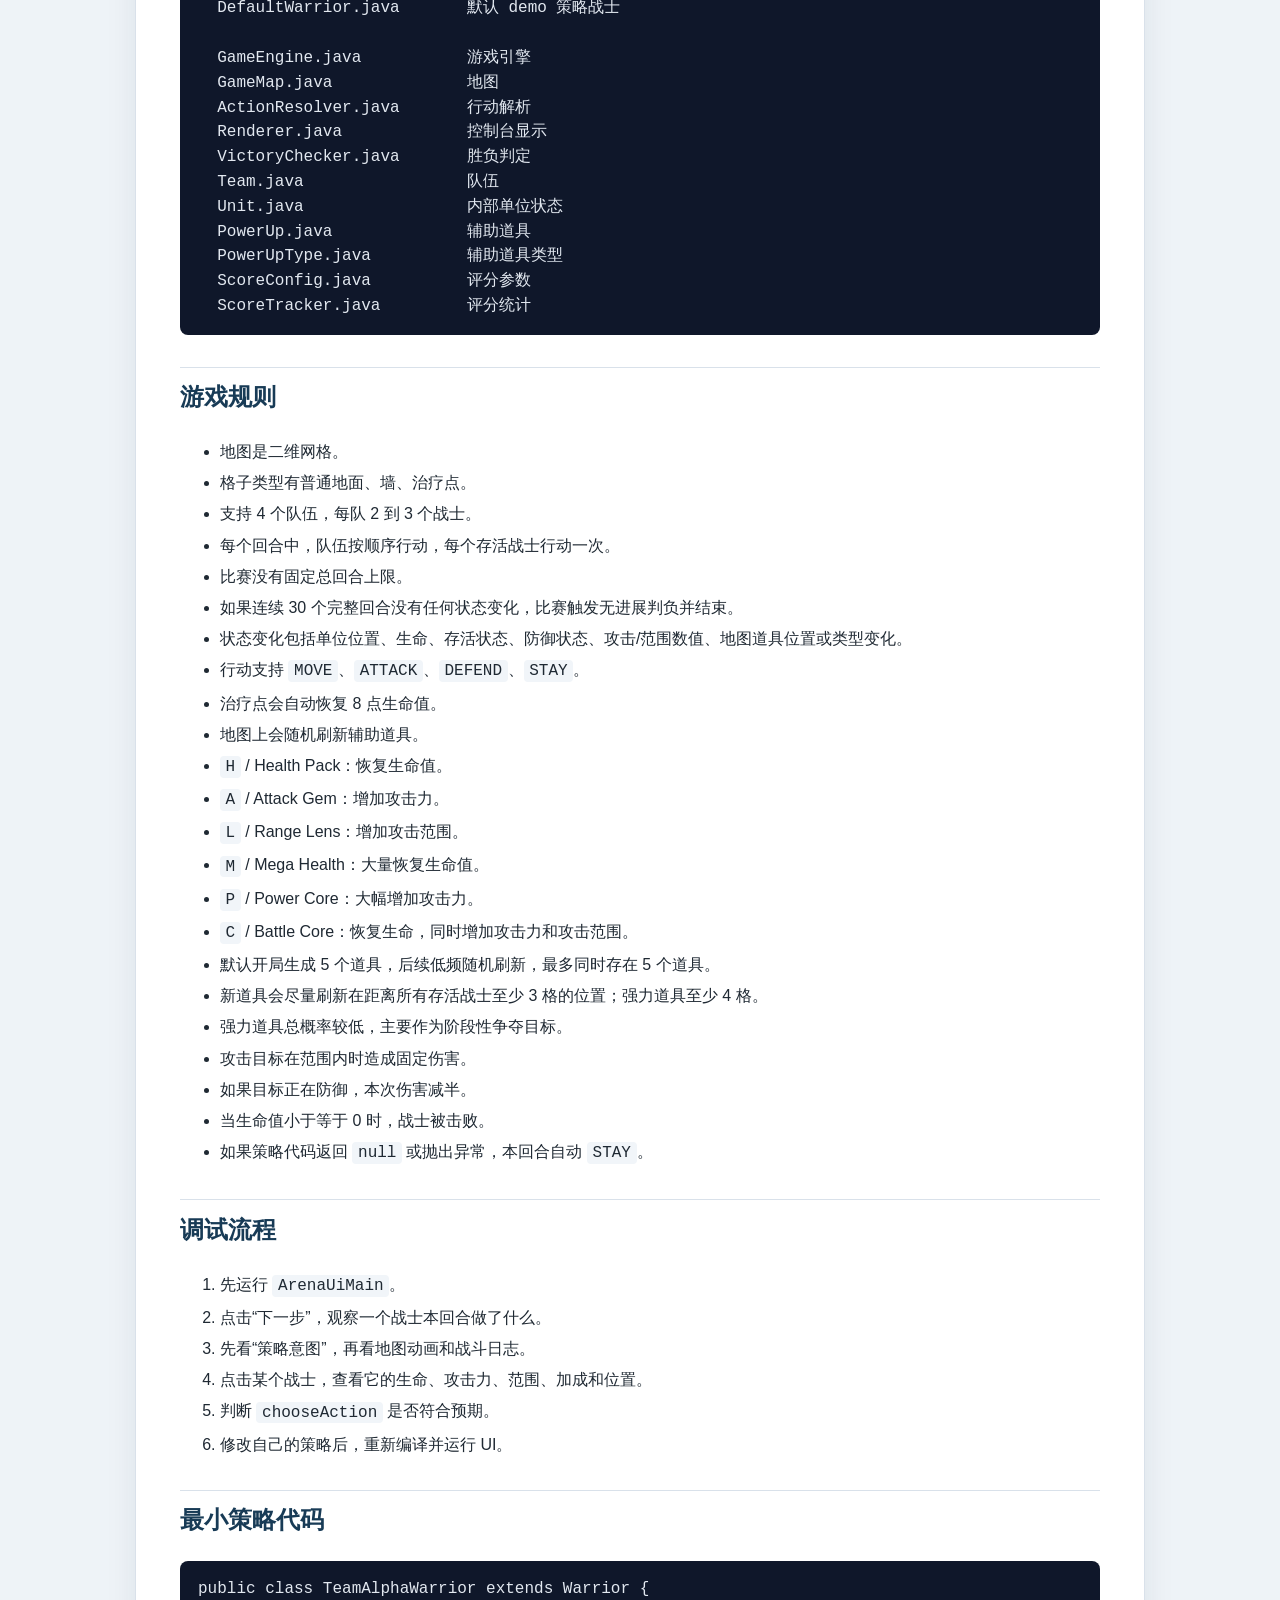
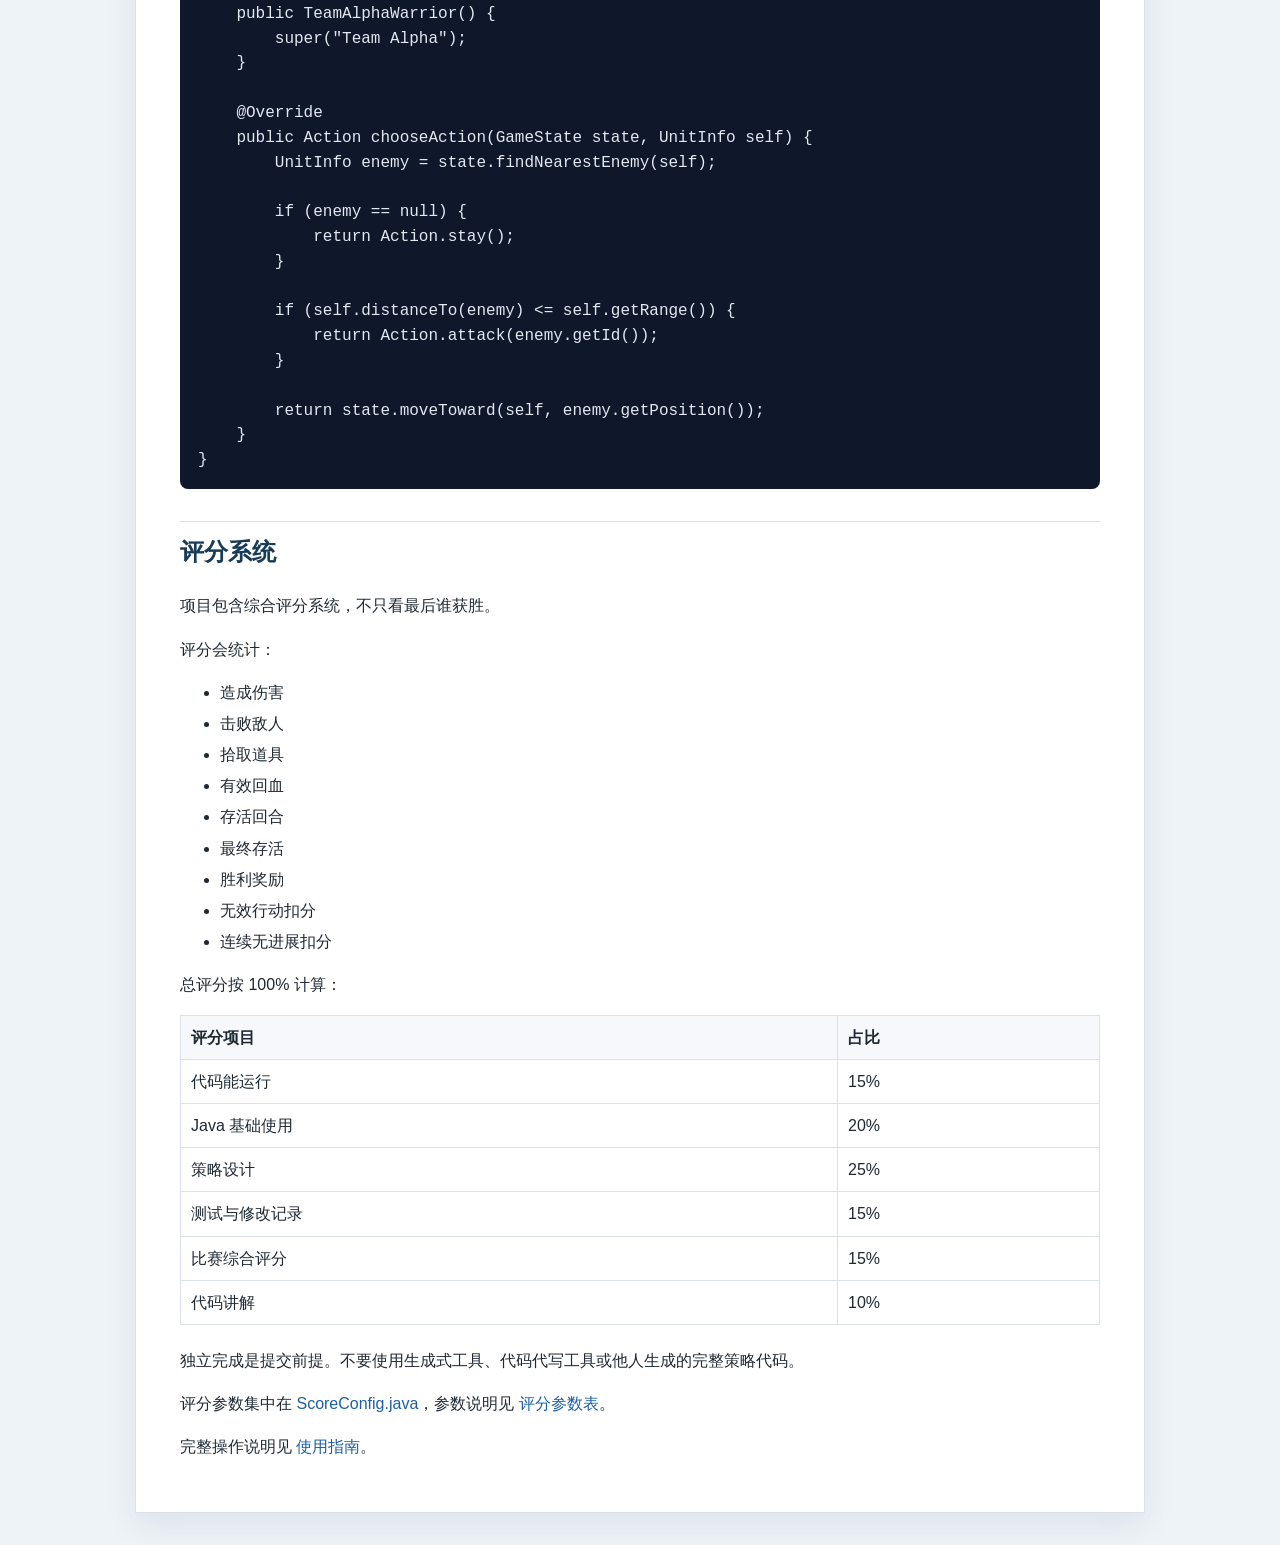
<file: 旧版测试台/README.html>
<!doctype html>
<html lang="zh-CN">
<head>
<meta charset="utf-8">
<meta name="viewport" content="width=device-width, initial-scale=1">
<title>Java Warrior Arena</title>
<style>
:root { color-scheme: light; --ink:#1f2933; --muted:#5b6675; --line:#d9e1ea; --soft:#f6f8fb; --code:#f1f5f9; --brand:#1d5fa7; }
body { margin:0; font-family:-apple-system,BlinkMacSystemFont,"Segoe UI","Microsoft YaHei",Arial,sans-serif; color:var(--ink); background:#eef3f7; line-height:1.7; }
main { max-width:920px; margin:32px auto; background:white; padding:36px 44px; border:1px solid var(--line); box-shadow:0 12px 30px rgba(24,39,75,.08); }
h1 { margin-top:0; font-size:2rem; color:#102a43; }
h2 { margin-top:2rem; padding-top:.6rem; border-top:1px solid var(--line); color:#183b56; }
h3 { color:#243b53; }
a { color:var(--brand); text-decoration:none; }
a:hover { text-decoration:underline; }
code { font-family:Consolas,"Courier New",monospace; background:var(--code); padding:.12em .35em; border-radius:4px; }
pre { background:#0f172a; color:#e2e8f0; padding:16px 18px; border-radius:8px; overflow:auto; line-height:1.55; }
pre code { background:transparent; padding:0; color:inherit; }
table { width:100%; border-collapse:collapse; margin:16px 0 22px; overflow:auto; display:table; }
th,td { border:1px solid var(--line); padding:8px 10px; vertical-align:top; }
th { background:var(--soft); text-align:left; }
blockquote { border-left:4px solid var(--brand); margin:16px 0; padding:8px 16px; background:var(--soft); color:var(--muted); }
li { margin:.25rem 0; }
@media (max-width:720px) { main { margin:0; padding:24px 20px; border:0; box-shadow:none; } table { display:block; overflow-x:auto; } }
</style>
</head>
<body>
<main>
<h1>Java Warrior Arena</h1>
<p>一个用 Java 编写的回合制策略竞技项目。你会在网格地图上控制自动战斗战士，通过代码决定它每一步移动、攻击、防御、抢道具或撤退。</p>
<p>项目已经准备好地图、回合系统、图形界面、批量测试和评分统计。你主要修改：</p>
<pre><code class="language-text">src/TeamAlphaWarrior.java</code></pre>
<p>多个队伍策略放进同一个项目做 PK 时，每个队伍使用自己选择的唯一策略名。名称只能包含英文字母、数字和下划线，第一个字符必须是英文字母，文件名、<code>public class</code> 名和构造方法名三处一致。格式示例：<code>AuroraBlade.java</code> / <code>public class AuroraBlade extends Warrior</code> / <code>public AuroraBlade()</code>。</p>
<h2>环境要求</h2>
<ul>
<li>JDK 17 或更高版本</li>
<li>不需要下载游戏引擎</li>
<li>不需要 Maven 或 Gradle</li>
</ul>
<h2>双击启动</h2>
<p>Windows 中可以直接双击项目根目录的：</p>
<pre><code class="language-text">启动仿真UI.bat</code></pre>
<p>它会自动编译全部 Java 文件，并打开可视化仿真界面。编译失败时会保留错误信息窗口。</p>
<p>macOS 中可以直接双击项目根目录的：</p>
<pre><code class="language-text">启动仿真UI.command</code></pre>
<p>如果 macOS 提示没有权限，打开“终端”，进入项目文件夹后执行一次：</p>
<pre><code class="language-bash">chmod +x 启动仿真UI.command</code></pre>
<p>之后再双击 <code>启动仿真UI.command</code> 即可。</p>
<h2>VS Code 运行方式</h2>
<p>用 VS Code 打开整个项目文件夹 <code>csa_warriors</code>，不要只打开单个 <code>.java</code> 文件。</p>
<p>第一次使用时：</p>
<ol>
<li>安装 JDK 17 或更高版本。</li>
<li>安装 VS Code 的 <code>Extension Pack for Java</code>。</li>
<li>打开项目文件夹后，等待 VS Code 识别 Java 项目。</li>
</ol>
<p>运行方式：</p>
<ul>
<li>按 <code>Ctrl+Shift+B</code>：编译全部 Java 文件。</li>
<li>打开“运行和调试”，选择 <code>Visual Debugger</code>：启动可视化调试界面。</li>
<li>打开“运行和调试”，选择 <code>Console Match</code>：启动控制台比赛。</li>
<li>也可以打开命令面板，运行 <code>Tasks: Run Task</code>，选择 <code>run visual debugger</code> 或 <code>run console match</code>。</li>
</ul>
<p>如果 VS Code 提示找不到 <code>javac</code> 或 <code>java</code>，说明 JDK 没有正确安装，或 JDK 的 <code>bin</code> 目录没有加入系统环境变量 <code>PATH</code>。</p>
<h2>终端运行</h2>
<p>图形界面：</p>
<pre><code class="language-powershell">javac --release 17 -encoding UTF-8 -d out src\*.java
java -cp out ArenaUiMain</code></pre>
<p>控制台比赛：</p>
<pre><code class="language-powershell">javac --release 17 -encoding UTF-8 -d out src\*.java
java -cp out Main</code></pre>
<h2>可视化调试界面</h2>
<p>项目提供 Swing 图形界面，不需要额外下载 UI 引擎。</p>
<ul>
<li>彩色网格地图</li>
<li>墙、治疗点、队伍位置显示</li>
<li>战士生命条</li>
<li>最近一次行动的战士高亮</li>
<li>动作动画：移动轨迹、攻击连线、防御光圈、拾取道具光圈</li>
<li>策略意图提示：说明战士为什么移动、攻击、防御或抢道具</li>
<li>点击地图上的战士查看详细属性</li>
<li>“下一步”逐个战士调试 <code>chooseAction</code></li>
<li>“下一回合”快速推进一整轮</li>
<li>“自动播放”观察策略整体表现</li>
<li>战斗日志和单位状态实时更新</li>
<li>“项目文件”标签页可以打开策略模板、示例策略和指南</li>
<li>可以在界面内编译代码，并在编译成功后重启界面加载新策略</li>
<li>“队内 PK”标签页可以选择四队策略，组织内部比赛</li>
<li>“批量连测”标签页可以输入轮数 N，后台连续运行 N 局并汇总胜负、得分和细项数据</li>
</ul>
<h2>项目结构</h2>
<pre><code class="language-text">src/
  Main.java                 控制台比赛入口
  ArenaUiMain.java          Swing 可视化调试入口
  ArenaFrame.java           调试窗口
  ArenaPanel.java           地图绘制面板
  ArenaFactory.java         默认比赛配置

  Warrior.java              策略父类
  Action.java               行动对象
  Direction.java            移动方向
  GameState.java            当前局面
  UnitInfo.java             战士公开信息
  Position.java             坐标位置

  TeamAlphaWarrior.java     主要修改的策略模板
  AggressiveWarrior.java    示例：攻击型战士
  CarefulWarrior.java       示例：低血量找治疗点
  SmartWarrior.java         示例：优先攻击低血量敌人
  DefaultWarrior.java       默认 demo 策略战士

  GameEngine.java           游戏引擎
  GameMap.java              地图
  ActionResolver.java       行动解析
  Renderer.java             控制台显示
  VictoryChecker.java       胜负判定
  Team.java                 队伍
  Unit.java                 内部单位状态
  PowerUp.java              辅助道具
  PowerUpType.java          辅助道具类型
  ScoreConfig.java          评分参数
  ScoreTracker.java         评分统计</code></pre>
<h2>游戏规则</h2>
<ul>
<li>地图是二维网格。</li>
<li>格子类型有普通地面、墙、治疗点。</li>
<li>支持 4 个队伍，每队 2 到 3 个战士。</li>
<li>每个回合中，队伍按顺序行动，每个存活战士行动一次。</li>
<li>比赛没有固定总回合上限。</li>
<li>如果连续 30 个完整回合没有任何状态变化，比赛触发无进展判负并结束。</li>
<li>状态变化包括单位位置、生命、存活状态、防御状态、攻击/范围数值、地图道具位置或类型变化。</li>
<li>行动支持 <code>MOVE</code>、<code>ATTACK</code>、<code>DEFEND</code>、<code>STAY</code>。</li>
<li>治疗点会自动恢复 8 点生命值。</li>
<li>地图上会随机刷新辅助道具。</li>
<li><code>H</code> / Health Pack：恢复生命值。</li>
<li><code>A</code> / Attack Gem：增加攻击力。</li>
<li><code>L</code> / Range Lens：增加攻击范围。</li>
<li><code>M</code> / Mega Health：大量恢复生命值。</li>
<li><code>P</code> / Power Core：大幅增加攻击力。</li>
<li><code>C</code> / Battle Core：恢复生命，同时增加攻击力和攻击范围。</li>
<li>默认开局生成 5 个道具，后续低频随机刷新，最多同时存在 5 个道具。</li>
<li>新道具会尽量刷新在距离所有存活战士至少 3 格的位置；强力道具至少 4 格。</li>
<li>强力道具总概率较低，主要作为阶段性争夺目标。</li>
<li>攻击目标在范围内时造成固定伤害。</li>
<li>如果目标正在防御，本次伤害减半。</li>
<li>当生命值小于等于 0 时，战士被击败。</li>
<li>如果策略代码返回 <code>null</code> 或抛出异常，本回合自动 <code>STAY</code>。</li>
</ul>
<h2>调试流程</h2>
<ol>
<li>先运行 <code>ArenaUiMain</code>。</li>
<li>点击“下一步”，观察一个战士本回合做了什么。</li>
<li>先看“策略意图”，再看地图动画和战斗日志。</li>
<li>点击某个战士，查看它的生命、攻击力、范围、加成和位置。</li>
<li>判断 <code>chooseAction</code> 是否符合预期。</li>
<li>修改自己的策略后，重新编译并运行 UI。</li>
</ol>
<h2>最小策略代码</h2>
<pre><code class="language-java">public class TeamAlphaWarrior extends Warrior {
    public TeamAlphaWarrior() {
        super(&quot;Team Alpha&quot;);
    }

    @Override
    public Action chooseAction(GameState state, UnitInfo self) {
        UnitInfo enemy = state.findNearestEnemy(self);

        if (enemy == null) {
            return Action.stay();
        }

        if (self.distanceTo(enemy) &lt;= self.getRange()) {
            return Action.attack(enemy.getId());
        }

        return state.moveToward(self, enemy.getPosition());
    }
}</code></pre>
<h2>评分系统</h2>
<p>项目包含综合评分系统，不只看最后谁获胜。</p>
<p>评分会统计：</p>
<ul>
<li>造成伤害</li>
<li>击败敌人</li>
<li>拾取道具</li>
<li>有效回血</li>
<li>存活回合</li>
<li>最终存活</li>
<li>胜利奖励</li>
<li>无效行动扣分</li>
<li>连续无进展扣分</li>
</ul>
<p>总评分按 100% 计算：</p>
<table>
<thead><tr><th>评分项目</th><th>占比</th></tr></thead>
<tbody>
<tr><td>代码能运行</td><td>15%</td></tr>
<tr><td>Java 基础使用</td><td>20%</td></tr>
<tr><td>策略设计</td><td>25%</td></tr>
<tr><td>测试与修改记录</td><td>15%</td></tr>
<tr><td>比赛综合评分</td><td>15%</td></tr>
<tr><td>代码讲解</td><td>10%</td></tr>
</tbody></table>
<p>独立完成是提交前提。不要使用生成式工具、代码代写工具或他人生成的完整策略代码。</p>
<p>评分参数集中在 <a href="src/ScoreConfig.java">ScoreConfig.java</a>，参数说明见 <a href="ScoringGuide.html">评分参数表</a>。</p>
<p>完整操作说明见 <a href="Guide.html">使用指南</a>。</p>
</main>
</body>
</html>
</file>
